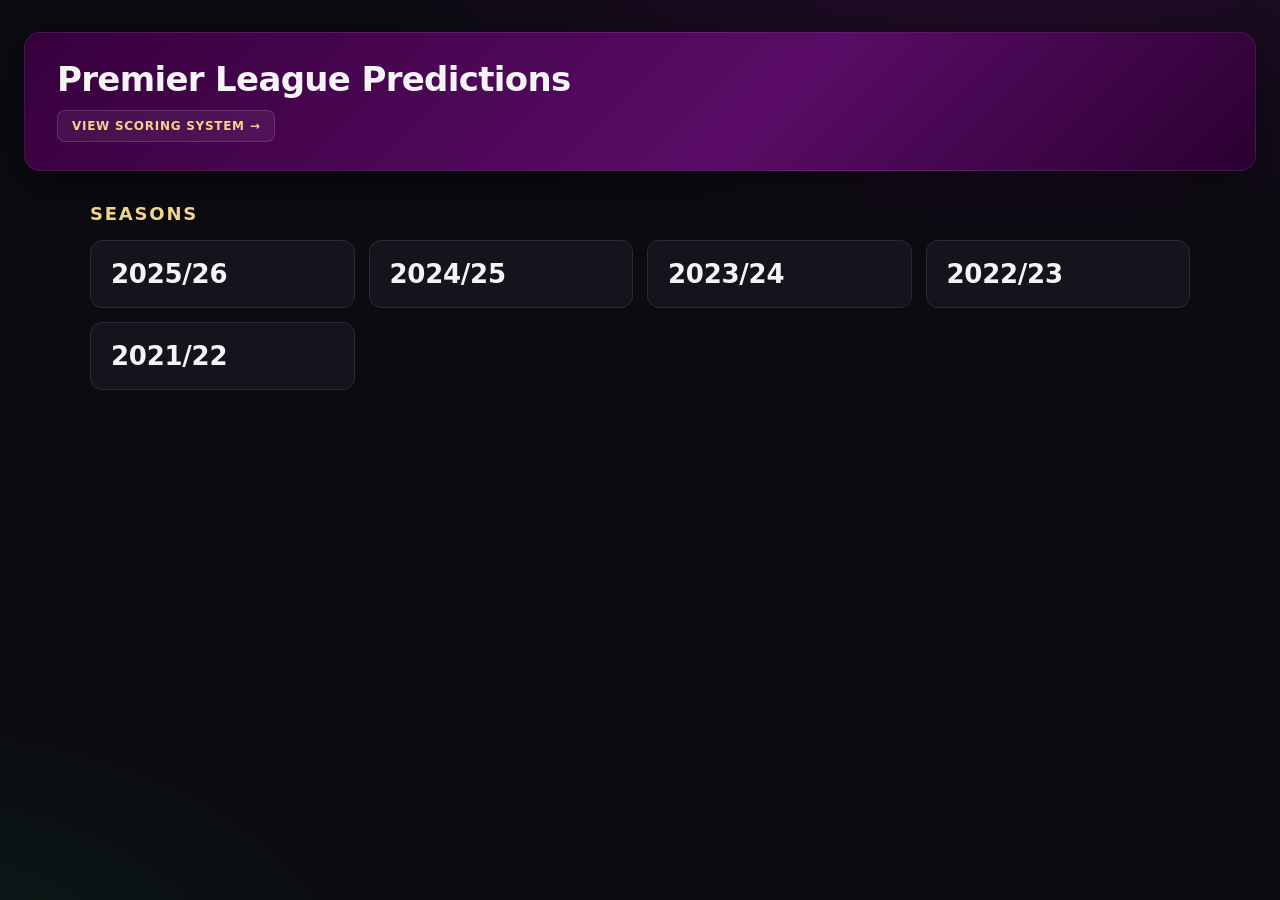
<file: index.html>
<!doctype html>
<html lang="en">
  <head>
    <meta charset="utf-8" />
    <meta name="viewport" content="width=device-width,initial-scale=1" />
    <title>Premier League Predictions — All Seasons</title>
    <link rel="stylesheet" href="assets/styles.css" />
  </head>
  <body>
    <header class="title-block">
      <img class="pl-logo" src="https://upload.wikimedia.org/wikipedia/en/f/f2/Premier_League_Logo.svg" alt="Premier League" onerror="this.remove()" />
      <div class="title-text">
        <h1>Premier League Predictions</h1>
        <a class="scoring-link" href="scoring.html">View scoring system →</a>
      </div>
    </header>

    <section class="season-grid">
      <h2>Seasons</h2>
      <div class="seasons">
        <a class="season-card" href="pages/2025-2026.html"><span class="yr">2025/26</span></a>
        <a class="season-card" href="pages/2024-2025.html"><span class="yr">2024/25</span></a>
        <a class="season-card" href="pages/2023-2024.html"><span class="yr">2023/24</span></a>
        <a class="season-card" href="pages/2022-2023.html"><span class="yr">2022/23</span></a>
        <a class="season-card" href="pages/2021-2022.html"><span class="yr">2021/22</span></a>
      </div>
    </section>
  </body>
</html>
</file>
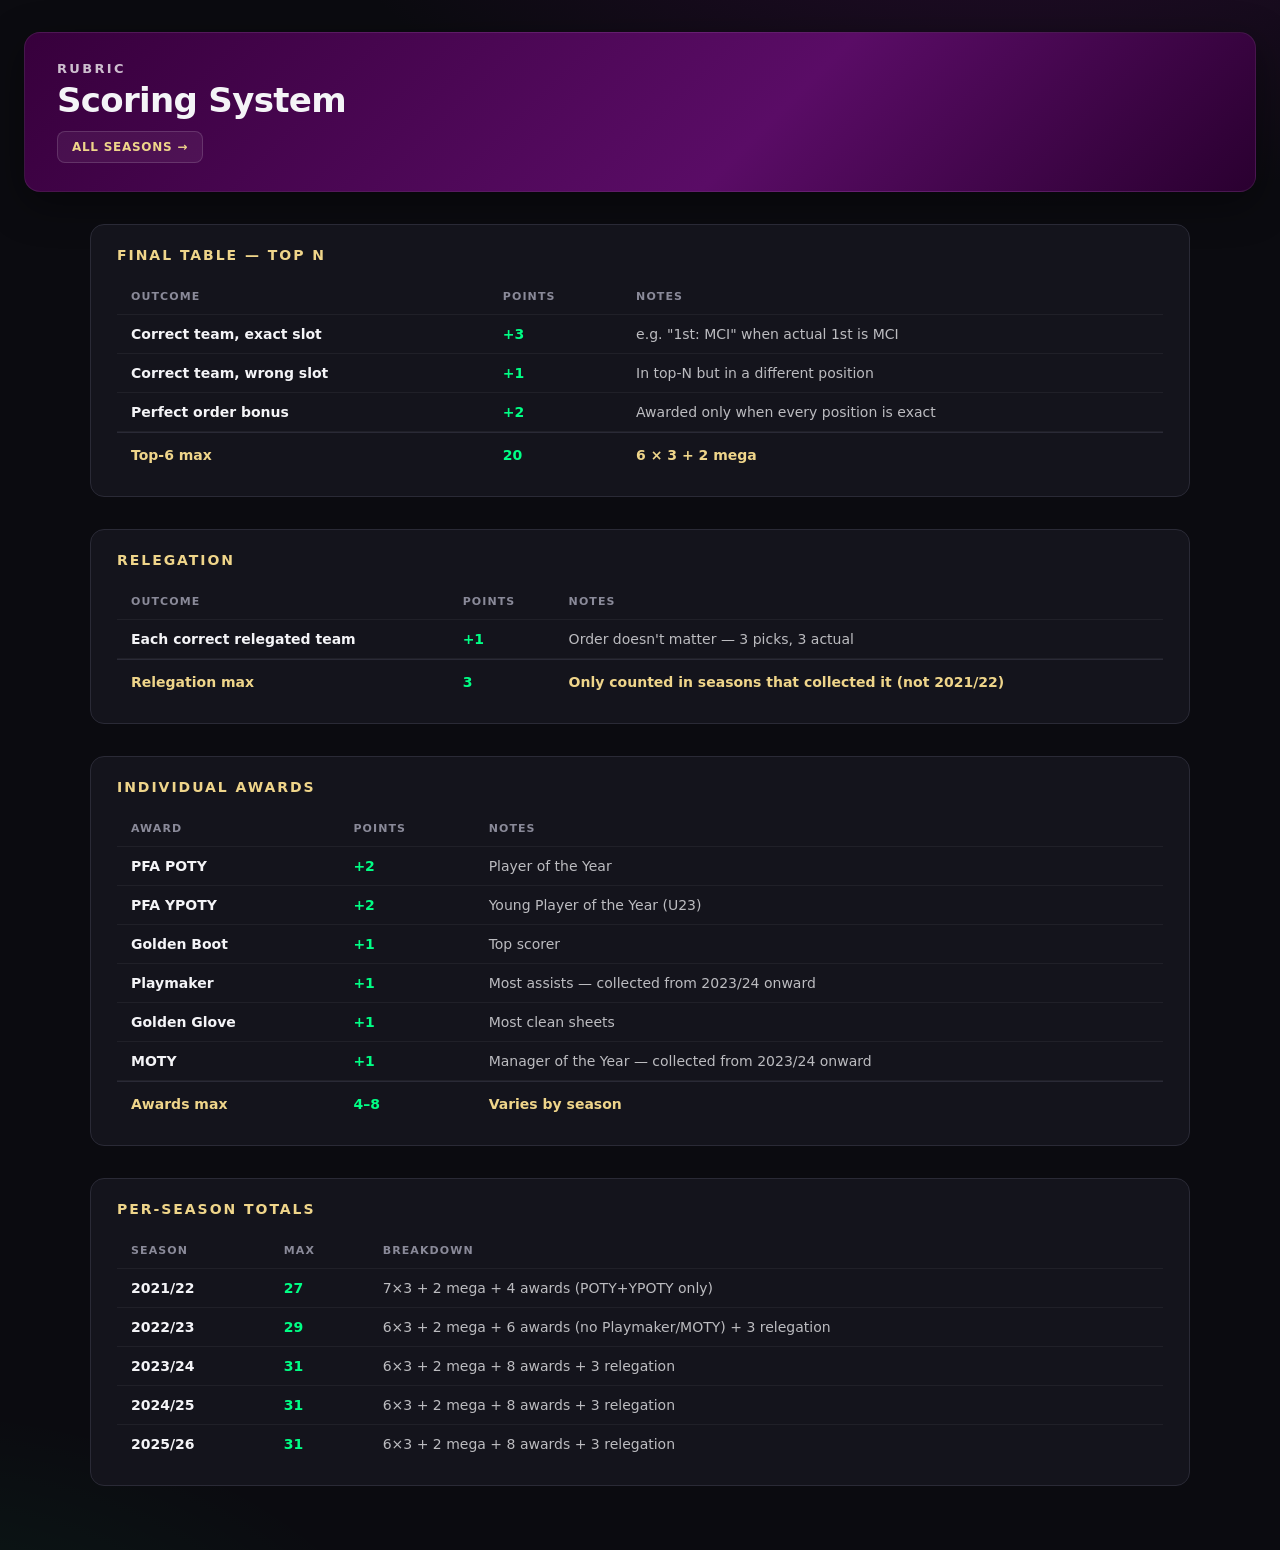
<file: scoring.html>
<!doctype html>
<html lang="en">
  <head>
    <meta charset="utf-8" />
    <meta name="viewport" content="width=device-width,initial-scale=1" />
    <title>Scoring System — Premier League Predictions</title>
    <link rel="stylesheet" href="assets/styles.css" />
  </head>
  <body>
    <header class="title-block">
      <img class="pl-logo" src="https://upload.wikimedia.org/wikipedia/en/f/f2/Premier_League_Logo.svg" alt="Premier League" onerror="this.remove()" />
      <div class="title-text">
        <p class="kicker">Rubric</p>
        <h1>Scoring System</h1>
        <a class="scoring-link" href="index.html">All seasons →</a>
      </div>
    </header>

    <section class="rubric-panel">
      <h2>Final table — Top N</h2>
      <table class="rubric">
        <thead>
          <tr><th>Outcome</th><th>Points</th><th>Notes</th></tr>
        </thead>
        <tbody>
          <tr><td class="cat">Correct team, exact slot</td><td class="pts">+3</td><td class="note">e.g. "1st: MCI" when actual 1st is MCI</td></tr>
          <tr><td class="cat">Correct team, wrong slot</td><td class="pts">+1</td><td class="note">In top-N but in a different position</td></tr>
          <tr><td class="cat">Perfect order bonus</td><td class="pts">+2</td><td class="note">Awarded only when every position is exact</td></tr>
          <tr class="total"><td class="cat">Top-6 max</td><td class="pts">20</td><td class="note">6 × 3 + 2 mega</td></tr>
        </tbody>
      </table>
    </section>

    <section class="rubric-panel">
      <h2>Relegation</h2>
      <table class="rubric">
        <thead>
          <tr><th>Outcome</th><th>Points</th><th>Notes</th></tr>
        </thead>
        <tbody>
          <tr><td class="cat">Each correct relegated team</td><td class="pts">+1</td><td class="note">Order doesn't matter — 3 picks, 3 actual</td></tr>
          <tr class="total"><td class="cat">Relegation max</td><td class="pts">3</td><td class="note">Only counted in seasons that collected it (not 2021/22)</td></tr>
        </tbody>
      </table>
    </section>

    <section class="rubric-panel">
      <h2>Individual awards</h2>
      <table class="rubric">
        <thead>
          <tr><th>Award</th><th>Points</th><th>Notes</th></tr>
        </thead>
        <tbody>
          <tr><td class="cat">PFA POTY</td><td class="pts">+2</td><td class="note">Player of the Year</td></tr>
          <tr><td class="cat">PFA YPOTY</td><td class="pts">+2</td><td class="note">Young Player of the Year (U23)</td></tr>
          <tr><td class="cat">Golden Boot</td><td class="pts">+1</td><td class="note">Top scorer</td></tr>
          <tr><td class="cat">Playmaker</td><td class="pts">+1</td><td class="note">Most assists — collected from 2023/24 onward</td></tr>
          <tr><td class="cat">Golden Glove</td><td class="pts">+1</td><td class="note">Most clean sheets</td></tr>
          <tr><td class="cat">MOTY</td><td class="pts">+1</td><td class="note">Manager of the Year — collected from 2023/24 onward</td></tr>
          <tr class="total"><td class="cat">Awards max</td><td class="pts">4–8</td><td class="note">Varies by season</td></tr>
        </tbody>
      </table>
    </section>

    <section class="rubric-panel">
      <h2>Per-season totals</h2>
      <table class="rubric">
        <thead>
          <tr><th>Season</th><th>Max</th><th>Breakdown</th></tr>
        </thead>
        <tbody>
          <tr><td class="cat">2021/22</td><td class="pts">27</td><td class="note">7×3 + 2 mega + 4 awards (POTY+YPOTY only)</td></tr>
          <tr><td class="cat">2022/23</td><td class="pts">29</td><td class="note">6×3 + 2 mega + 6 awards (no Playmaker/MOTY) + 3 relegation</td></tr>
          <tr><td class="cat">2023/24</td><td class="pts">31</td><td class="note">6×3 + 2 mega + 8 awards + 3 relegation</td></tr>
          <tr><td class="cat">2024/25</td><td class="pts">31</td><td class="note">6×3 + 2 mega + 8 awards + 3 relegation</td></tr>
          <tr><td class="cat">2025/26</td><td class="pts">31</td><td class="note">6×3 + 2 mega + 8 awards + 3 relegation</td></tr>
        </tbody>
      </table>
    </section>
  </body>
</html>
</file>
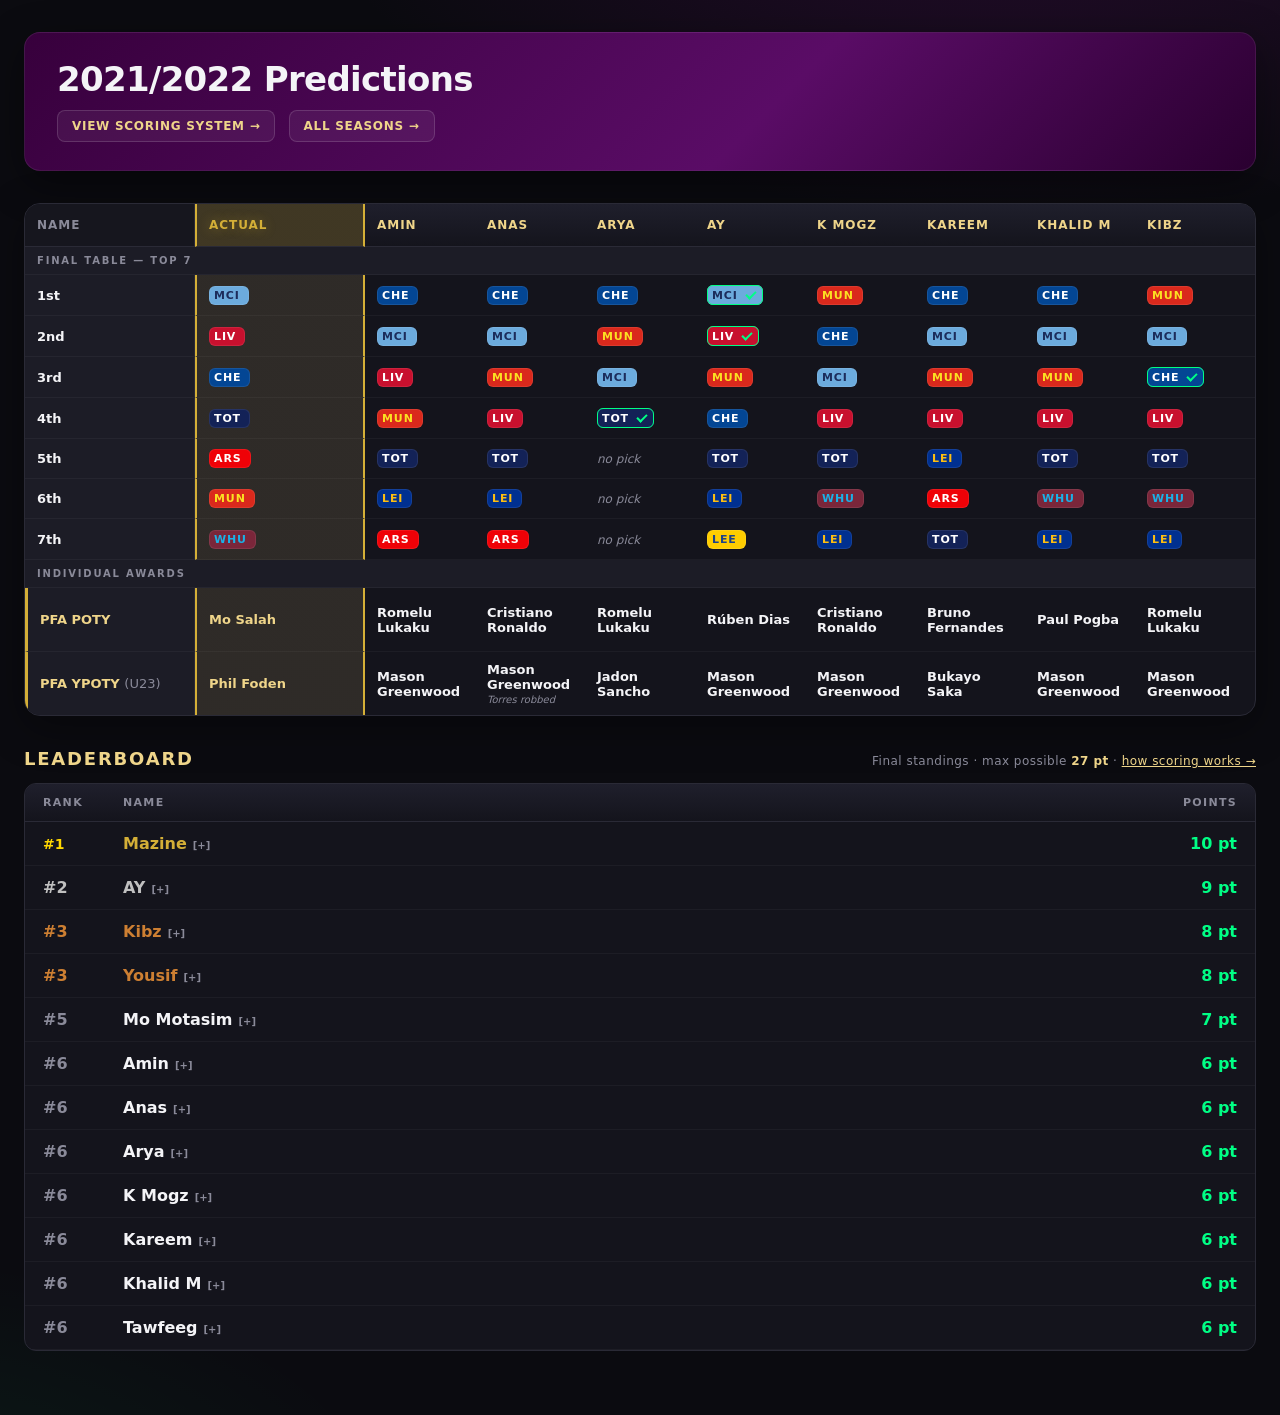
<file: pages/2021-2022.html>
<!doctype html>
<html lang="en">
  <head>
    <meta charset="utf-8" />
    <meta name="viewport" content="width=device-width,initial-scale=1" />
    <title>2021/2022 Predictions — Premier League</title>
    <link rel="stylesheet" href="../assets/styles.css" />
  </head>
  <body>
    <header class="title-block">
      <img class="pl-logo" src="https://upload.wikimedia.org/wikipedia/en/f/f2/Premier_League_Logo.svg" alt="Premier League" onerror="this.remove()" />
      <div class="title-text">
        <h1>2021/2022 Predictions</h1>
        <a class="scoring-link" href="../scoring.html">View scoring system →</a>
        <a class="scoring-link" href="../index.html" style="margin-left:8px">All seasons →</a>
      </div>
    </header>

    <div class="table-wrap"><div class="scroll">
      <table class="predictions">
        <thead>
          <tr>
            <th class="cat-col">Name</th>
            <th class="actual-col">Actual</th>
            <th class="friend">Amin</th>
            <th class="friend">Anas</th>
            <th class="friend">Arya</th>
            <th class="friend">AY</th>
            <th class="friend">K Mogz</th>
            <th class="friend">Kareem</th>
            <th class="friend">Khalid M</th>
            <th class="friend">Kibz</th>
            <th class="friend">Mazine</th>
            <th class="friend">Mo Motasim</th>
            <th class="friend">Tawfeeg</th>
            <th class="friend">Yousif</th>
          </tr>
        </thead>
        <tbody>
          <tr class="section-break"><td class="cat-col" colspan="14">Final Table — Top 7</td></tr>

          <tr>
            <td class="cat-col">1st</td>
            <td class="actual-col"><span class="pill t-MCI" title="Manchester City"><img class="crest" src="https://a.espncdn.com/i/teamlogos/soccer/500/382.png" alt="" onerror="this.remove()" />MCI</span></td>
            <td><span class="pill t-CHE" title="Chelsea"><img class="crest" src="https://a.espncdn.com/i/teamlogos/soccer/500/363.png" alt="" onerror="this.remove()" />CHE</span></td>
            <td><span class="pill t-CHE" title="Chelsea"><img class="crest" src="https://a.espncdn.com/i/teamlogos/soccer/500/363.png" alt="" onerror="this.remove()" />CHE</span></td>
            <td><span class="pill t-CHE" title="Chelsea"><img class="crest" src="https://a.espncdn.com/i/teamlogos/soccer/500/363.png" alt="" onerror="this.remove()" />CHE</span></td>
            <td><span class="pill t-MCI" title="Manchester City"><img class="crest" src="https://a.espncdn.com/i/teamlogos/soccer/500/382.png" alt="" onerror="this.remove()" />MCI</span></td>
            <td><span class="pill t-MUN" title="Manchester United"><img class="crest" src="https://a.espncdn.com/i/teamlogos/soccer/500/360.png" alt="" onerror="this.remove()" />MUN</span></td>
            <td><span class="pill t-CHE" title="Chelsea"><img class="crest" src="https://a.espncdn.com/i/teamlogos/soccer/500/363.png" alt="" onerror="this.remove()" />CHE</span></td>
            <td><span class="pill t-CHE" title="Chelsea"><img class="crest" src="https://a.espncdn.com/i/teamlogos/soccer/500/363.png" alt="" onerror="this.remove()" />CHE</span></td>
            <td><span class="pill t-MUN" title="Manchester United"><img class="crest" src="https://a.espncdn.com/i/teamlogos/soccer/500/360.png" alt="" onerror="this.remove()" />MUN</span></td>
            <td><span class="pill t-CHE" title="Chelsea"><img class="crest" src="https://a.espncdn.com/i/teamlogos/soccer/500/363.png" alt="" onerror="this.remove()" />CHE</span></td>
            <td><span class="pill t-MCI" title="Manchester City"><img class="crest" src="https://a.espncdn.com/i/teamlogos/soccer/500/382.png" alt="" onerror="this.remove()" />MCI</span></td>
            <td><span class="pill t-CHE" title="Chelsea"><img class="crest" src="https://a.espncdn.com/i/teamlogos/soccer/500/363.png" alt="" onerror="this.remove()" />CHE</span></td>
            <td><span class="pill t-CHE" title="Chelsea"><img class="crest" src="https://a.espncdn.com/i/teamlogos/soccer/500/363.png" alt="" onerror="this.remove()" />CHE</span></td>
          </tr>
          <tr>
            <td class="cat-col">2nd</td>
            <td class="actual-col"><span class="pill t-LIV" title="Liverpool"><img class="crest" src="https://a.espncdn.com/i/teamlogos/soccer/500/364.png" alt="" onerror="this.remove()" />LIV</span></td>
            <td><span class="pill t-MCI" title="Manchester City"><img class="crest" src="https://a.espncdn.com/i/teamlogos/soccer/500/382.png" alt="" onerror="this.remove()" />MCI</span></td>
            <td><span class="pill t-MCI" title="Manchester City"><img class="crest" src="https://a.espncdn.com/i/teamlogos/soccer/500/382.png" alt="" onerror="this.remove()" />MCI</span></td>
            <td><span class="pill t-MUN" title="Manchester United"><img class="crest" src="https://a.espncdn.com/i/teamlogos/soccer/500/360.png" alt="" onerror="this.remove()" />MUN</span></td>
            <td><span class="pill t-LIV" title="Liverpool"><img class="crest" src="https://a.espncdn.com/i/teamlogos/soccer/500/364.png" alt="" onerror="this.remove()" />LIV</span></td>
            <td><span class="pill t-CHE" title="Chelsea"><img class="crest" src="https://a.espncdn.com/i/teamlogos/soccer/500/363.png" alt="" onerror="this.remove()" />CHE</span></td>
            <td><span class="pill t-MCI" title="Manchester City"><img class="crest" src="https://a.espncdn.com/i/teamlogos/soccer/500/382.png" alt="" onerror="this.remove()" />MCI</span></td>
            <td><span class="pill t-MCI" title="Manchester City"><img class="crest" src="https://a.espncdn.com/i/teamlogos/soccer/500/382.png" alt="" onerror="this.remove()" />MCI</span></td>
            <td><span class="pill t-MCI" title="Manchester City"><img class="crest" src="https://a.espncdn.com/i/teamlogos/soccer/500/382.png" alt="" onerror="this.remove()" />MCI</span></td>
            <td><span class="pill t-MUN" title="Manchester United"><img class="crest" src="https://a.espncdn.com/i/teamlogos/soccer/500/360.png" alt="" onerror="this.remove()" />MUN</span></td>
            <td><span class="pill t-CHE" title="Chelsea"><img class="crest" src="https://a.espncdn.com/i/teamlogos/soccer/500/363.png" alt="" onerror="this.remove()" />CHE</span></td>
            <td><span class="pill t-MCI" title="Manchester City"><img class="crest" src="https://a.espncdn.com/i/teamlogos/soccer/500/382.png" alt="" onerror="this.remove()" />MCI</span></td>
            <td><span class="pill t-MCI" title="Manchester City"><img class="crest" src="https://a.espncdn.com/i/teamlogos/soccer/500/382.png" alt="" onerror="this.remove()" />MCI</span></td>
          </tr>
          <tr>
            <td class="cat-col">3rd</td>
            <td class="actual-col"><span class="pill t-CHE" title="Chelsea"><img class="crest" src="https://a.espncdn.com/i/teamlogos/soccer/500/363.png" alt="" onerror="this.remove()" />CHE</span></td>
            <td><span class="pill t-LIV" title="Liverpool"><img class="crest" src="https://a.espncdn.com/i/teamlogos/soccer/500/364.png" alt="" onerror="this.remove()" />LIV</span></td>
            <td><span class="pill t-MUN" title="Manchester United"><img class="crest" src="https://a.espncdn.com/i/teamlogos/soccer/500/360.png" alt="" onerror="this.remove()" />MUN</span></td>
            <td><span class="pill t-MCI" title="Manchester City"><img class="crest" src="https://a.espncdn.com/i/teamlogos/soccer/500/382.png" alt="" onerror="this.remove()" />MCI</span></td>
            <td><span class="pill t-MUN" title="Manchester United"><img class="crest" src="https://a.espncdn.com/i/teamlogos/soccer/500/360.png" alt="" onerror="this.remove()" />MUN</span></td>
            <td><span class="pill t-MCI" title="Manchester City"><img class="crest" src="https://a.espncdn.com/i/teamlogos/soccer/500/382.png" alt="" onerror="this.remove()" />MCI</span></td>
            <td><span class="pill t-MUN" title="Manchester United"><img class="crest" src="https://a.espncdn.com/i/teamlogos/soccer/500/360.png" alt="" onerror="this.remove()" />MUN</span></td>
            <td><span class="pill t-MUN" title="Manchester United"><img class="crest" src="https://a.espncdn.com/i/teamlogos/soccer/500/360.png" alt="" onerror="this.remove()" />MUN</span></td>
            <td><span class="pill t-CHE" title="Chelsea"><img class="crest" src="https://a.espncdn.com/i/teamlogos/soccer/500/363.png" alt="" onerror="this.remove()" />CHE</span></td>
            <td><span class="pill t-MCI" title="Manchester City"><img class="crest" src="https://a.espncdn.com/i/teamlogos/soccer/500/382.png" alt="" onerror="this.remove()" />MCI</span></td>
            <td><span class="pill t-MUN" title="Manchester United"><img class="crest" src="https://a.espncdn.com/i/teamlogos/soccer/500/360.png" alt="" onerror="this.remove()" />MUN</span></td>
            <td><span class="pill t-LIV" title="Liverpool"><img class="crest" src="https://a.espncdn.com/i/teamlogos/soccer/500/364.png" alt="" onerror="this.remove()" />LIV</span></td>
            <td><span class="pill t-MUN" title="Manchester United"><img class="crest" src="https://a.espncdn.com/i/teamlogos/soccer/500/360.png" alt="" onerror="this.remove()" />MUN</span></td>
          </tr>
          <tr>
            <td class="cat-col">4th</td>
            <td class="actual-col"><span class="pill t-TOT" title="Tottenham"><img class="crest" src="https://a.espncdn.com/i/teamlogos/soccer/500/367.png" alt="" onerror="this.remove()" />TOT</span></td>
            <td><span class="pill t-MUN" title="Manchester United"><img class="crest" src="https://a.espncdn.com/i/teamlogos/soccer/500/360.png" alt="" onerror="this.remove()" />MUN</span></td>
            <td><span class="pill t-LIV" title="Liverpool"><img class="crest" src="https://a.espncdn.com/i/teamlogos/soccer/500/364.png" alt="" onerror="this.remove()" />LIV</span></td>
            <td><span class="pill t-TOT" title="Tottenham"><img class="crest" src="https://a.espncdn.com/i/teamlogos/soccer/500/367.png" alt="" onerror="this.remove()" />TOT</span></td>
            <td><span class="pill t-CHE" title="Chelsea"><img class="crest" src="https://a.espncdn.com/i/teamlogos/soccer/500/363.png" alt="" onerror="this.remove()" />CHE</span></td>
            <td><span class="pill t-LIV" title="Liverpool"><img class="crest" src="https://a.espncdn.com/i/teamlogos/soccer/500/364.png" alt="" onerror="this.remove()" />LIV</span></td>
            <td><span class="pill t-LIV" title="Liverpool"><img class="crest" src="https://a.espncdn.com/i/teamlogos/soccer/500/364.png" alt="" onerror="this.remove()" />LIV</span></td>
            <td><span class="pill t-LIV" title="Liverpool"><img class="crest" src="https://a.espncdn.com/i/teamlogos/soccer/500/364.png" alt="" onerror="this.remove()" />LIV</span></td>
            <td><span class="pill t-LIV" title="Liverpool"><img class="crest" src="https://a.espncdn.com/i/teamlogos/soccer/500/364.png" alt="" onerror="this.remove()" />LIV</span></td>
            <td><span class="pill t-LIV" title="Liverpool"><img class="crest" src="https://a.espncdn.com/i/teamlogos/soccer/500/364.png" alt="" onerror="this.remove()" />LIV</span></td>
            <td><span class="pill t-LIV" title="Liverpool"><img class="crest" src="https://a.espncdn.com/i/teamlogos/soccer/500/364.png" alt="" onerror="this.remove()" />LIV</span></td>
            <td><span class="pill t-LIV" title="Liverpool"><img class="crest" src="https://a.espncdn.com/i/teamlogos/soccer/500/364.png" alt="" onerror="this.remove()" />LIV</span></td>
            <td><span class="pill t-LIV" title="Liverpool"><img class="crest" src="https://a.espncdn.com/i/teamlogos/soccer/500/364.png" alt="" onerror="this.remove()" />LIV</span></td>
          </tr>
          <tr>
            <td class="cat-col">5th</td>
            <td class="actual-col"><span class="pill t-ARS" title="Arsenal"><img class="crest" src="https://a.espncdn.com/i/teamlogos/soccer/500/359.png" alt="" onerror="this.remove()" />ARS</span></td>
            <td><span class="pill t-TOT" title="Tottenham"><img class="crest" src="https://a.espncdn.com/i/teamlogos/soccer/500/367.png" alt="" onerror="this.remove()" />TOT</span></td>
            <td><span class="pill t-TOT" title="Tottenham"><img class="crest" src="https://a.espncdn.com/i/teamlogos/soccer/500/367.png" alt="" onerror="this.remove()" />TOT</span></td>
            <td><span class="nopick">no pick</span></td>
            <td><span class="pill t-TOT" title="Tottenham"><img class="crest" src="https://a.espncdn.com/i/teamlogos/soccer/500/367.png" alt="" onerror="this.remove()" />TOT</span></td>
            <td><span class="pill t-TOT" title="Tottenham"><img class="crest" src="https://a.espncdn.com/i/teamlogos/soccer/500/367.png" alt="" onerror="this.remove()" />TOT</span></td>
            <td><span class="pill t-LEI" title="Leicester"><img class="crest" src="https://a.espncdn.com/i/teamlogos/soccer/500/375.png" alt="" onerror="this.remove()" />LEI</span></td>
            <td><span class="pill t-TOT" title="Tottenham"><img class="crest" src="https://a.espncdn.com/i/teamlogos/soccer/500/367.png" alt="" onerror="this.remove()" />TOT</span></td>
            <td><span class="pill t-TOT" title="Tottenham"><img class="crest" src="https://a.espncdn.com/i/teamlogos/soccer/500/367.png" alt="" onerror="this.remove()" />TOT</span></td>
            <td><span class="pill t-TOT" title="Tottenham"><img class="crest" src="https://a.espncdn.com/i/teamlogos/soccer/500/367.png" alt="" onerror="this.remove()" />TOT</span></td>
            <td><span class="pill t-LEI" title="Leicester"><img class="crest" src="https://a.espncdn.com/i/teamlogos/soccer/500/375.png" alt="" onerror="this.remove()" />LEI</span></td>
            <td><span class="pill t-WHU" title="West Ham"><img class="crest" src="https://a.espncdn.com/i/teamlogos/soccer/500/371.png" alt="" onerror="this.remove()" />WHU</span></td>
            <td><span class="pill t-LEI" title="Leicester"><img class="crest" src="https://a.espncdn.com/i/teamlogos/soccer/500/375.png" alt="" onerror="this.remove()" />LEI</span></td>
          </tr>
          <tr>
            <td class="cat-col">6th</td>
            <td class="actual-col"><span class="pill t-MUN" title="Manchester United"><img class="crest" src="https://a.espncdn.com/i/teamlogos/soccer/500/360.png" alt="" onerror="this.remove()" />MUN</span></td>
            <td><span class="pill t-LEI" title="Leicester"><img class="crest" src="https://a.espncdn.com/i/teamlogos/soccer/500/375.png" alt="" onerror="this.remove()" />LEI</span></td>
            <td><span class="pill t-LEI" title="Leicester"><img class="crest" src="https://a.espncdn.com/i/teamlogos/soccer/500/375.png" alt="" onerror="this.remove()" />LEI</span></td>
            <td><span class="nopick">no pick</span></td>
            <td><span class="pill t-LEI" title="Leicester"><img class="crest" src="https://a.espncdn.com/i/teamlogos/soccer/500/375.png" alt="" onerror="this.remove()" />LEI</span></td>
            <td><span class="pill t-WHU" title="West Ham"><img class="crest" src="https://a.espncdn.com/i/teamlogos/soccer/500/371.png" alt="" onerror="this.remove()" />WHU</span></td>
            <td><span class="pill t-ARS" title="Arsenal"><img class="crest" src="https://a.espncdn.com/i/teamlogos/soccer/500/359.png" alt="" onerror="this.remove()" />ARS</span></td>
            <td><span class="pill t-WHU" title="West Ham"><img class="crest" src="https://a.espncdn.com/i/teamlogos/soccer/500/371.png" alt="" onerror="this.remove()" />WHU</span></td>
            <td><span class="pill t-WHU" title="West Ham"><img class="crest" src="https://a.espncdn.com/i/teamlogos/soccer/500/371.png" alt="" onerror="this.remove()" />WHU</span></td>
            <td><span class="pill t-LEI" title="Leicester"><img class="crest" src="https://a.espncdn.com/i/teamlogos/soccer/500/375.png" alt="" onerror="this.remove()" />LEI</span></td>
            <td><span class="pill t-WHU" title="West Ham"><img class="crest" src="https://a.espncdn.com/i/teamlogos/soccer/500/371.png" alt="" onerror="this.remove()" />WHU</span></td>
            <td><span class="pill t-LEI" title="Leicester"><img class="crest" src="https://a.espncdn.com/i/teamlogos/soccer/500/375.png" alt="" onerror="this.remove()" />LEI</span></td>
            <td><span class="pill t-TOT" title="Tottenham"><img class="crest" src="https://a.espncdn.com/i/teamlogos/soccer/500/367.png" alt="" onerror="this.remove()" />TOT</span></td>
          </tr>
          <tr>
            <td class="cat-col">7th</td>
            <td class="actual-col"><span class="pill t-WHU" title="West Ham"><img class="crest" src="https://a.espncdn.com/i/teamlogos/soccer/500/371.png" alt="" onerror="this.remove()" />WHU</span></td>
            <td><span class="pill t-ARS" title="Arsenal"><img class="crest" src="https://a.espncdn.com/i/teamlogos/soccer/500/359.png" alt="" onerror="this.remove()" />ARS</span></td>
            <td><span class="pill t-ARS" title="Arsenal"><img class="crest" src="https://a.espncdn.com/i/teamlogos/soccer/500/359.png" alt="" onerror="this.remove()" />ARS</span></td>
            <td><span class="nopick">no pick</span></td>
            <td><span class="pill t-LEE" title="Leeds"><img class="crest" src="https://a.espncdn.com/i/teamlogos/soccer/500/357.png" alt="" onerror="this.remove()" />LEE</span></td>
            <td><span class="pill t-LEI" title="Leicester"><img class="crest" src="https://a.espncdn.com/i/teamlogos/soccer/500/375.png" alt="" onerror="this.remove()" />LEI</span></td>
            <td><span class="pill t-TOT" title="Tottenham"><img class="crest" src="https://a.espncdn.com/i/teamlogos/soccer/500/367.png" alt="" onerror="this.remove()" />TOT</span></td>
            <td><span class="pill t-LEI" title="Leicester"><img class="crest" src="https://a.espncdn.com/i/teamlogos/soccer/500/375.png" alt="" onerror="this.remove()" />LEI</span></td>
            <td><span class="pill t-LEI" title="Leicester"><img class="crest" src="https://a.espncdn.com/i/teamlogos/soccer/500/375.png" alt="" onerror="this.remove()" />LEI</span></td>
            <td><span class="pill t-WHU" title="West Ham"><img class="crest" src="https://a.espncdn.com/i/teamlogos/soccer/500/371.png" alt="" onerror="this.remove()" />WHU</span></td>
            <td><span class="nopick">no pick</span></td>
            <td><span class="pill t-TOT" title="Tottenham"><img class="crest" src="https://a.espncdn.com/i/teamlogos/soccer/500/367.png" alt="" onerror="this.remove()" />TOT</span></td>
            <td><span class="pill t-WHU" title="West Ham"><img class="crest" src="https://a.espncdn.com/i/teamlogos/soccer/500/371.png" alt="" onerror="this.remove()" />WHU</span></td>
          </tr>

          <tr class="section-break"><td class="cat-col" colspan="14">Individual Awards</td></tr>

          <tr class="award">
            <td class="cat-col">PFA POTY</td>
            <td class="actual-col"><span class="player">Mo Salah</span></td>
            <td><span class="player">Romelu Lukaku</span></td>
            <td><span class="player">Cristiano Ronaldo</span></td>
            <td><span class="player">Romelu Lukaku</span></td>
            <td><span class="player">Rúben Dias</span></td>
            <td><span class="player">Cristiano Ronaldo</span></td>
            <td><span class="player">Bruno Fernandes</span></td>
            <td><span class="player">Paul Pogba</span></td>
            <td><span class="player">Romelu Lukaku</span></td>
            <td><span class="player">Mo Salah</span></td>
            <td><span class="player">Kevin De Bruyne</span></td>
            <td><span class="player">Cristiano Ronaldo <span class="qualifier">submitted as 🐐</span></span></td>
            <td><span class="player">Cristiano Ronaldo</span></td>
          </tr>
          <tr class="award">
            <td class="cat-col">PFA YPOTY <span style="color:var(--muted);font-weight:400">(U23)</span></td>
            <td class="actual-col"><span class="player">Phil Foden</span></td>
            <td><span class="player">Mason Greenwood</span></td>
            <td><span class="player">Mason Greenwood <span class="qualifier">Torres robbed</span></span></td>
            <td><span class="player">Jadon Sancho</span></td>
            <td><span class="player">Mason Greenwood</span></td>
            <td><span class="player">Mason Greenwood</span></td>
            <td><span class="player">Bukayo Saka</span></td>
            <td><span class="player">Mason Greenwood</span></td>
            <td><span class="player">Mason Greenwood</span></td>
            <td><span class="player">Mason Greenwood</span></td>
            <td><span class="player">Mason Greenwood</span></td>
            <td><span class="player">Mason Greenwood</span></td>
            <td><span class="player">Mason Greenwood</span></td>
          </tr>
        </tbody>
      </table>
    </div></div>

    <section class="leaderboard">
      <div class="lb-head">
        <h2>Leaderboard</h2>
        <p class="lb-status">Final standings · max possible <strong>27 pt</strong> · <a href="../scoring.html">how scoring works →</a></p>
      </div>
      <table class="lb-table">
        <thead><tr><th>Rank</th><th>Name</th><th style="text-align:right">Points</th></tr></thead>
        <tbody id="leaderboard-body"></tbody>
      </table>
    </section>

    <script>
      window.SEASON_CONFIG = {
        topN: 7,
        hasReleg: false,
        hasMegaBonus: true,
        awards: [
          { key:'poty',  label:'PFA POTY',  max:2 },
          { key:'ypoty', label:'PFA YPOTY', max:2 },
        ],
        actualResults: {
          topN:  ['MCI','LIV','CHE','TOT','ARS','MUN','WHU'],
          poty:'Mo Salah', ypoty:'Phil Foden',
        },
        predictions: {
          Amin: { topN:['CHE','MCI','LIV','MUN','TOT','LEI','ARS'],  poty:'Romelu Lukaku',     ypoty:'Mason Greenwood' },
          Anas: { topN:['CHE','MCI','MUN','LIV','TOT','LEI','ARS'],  poty:'Cristiano Ronaldo', ypoty:'Mason Greenwood' },
          Arya: { topN:['CHE','MUN','MCI','TOT',null,null,null],     poty:'Romelu Lukaku',     ypoty:'Jadon Sancho' },
          AY: { topN:['MCI','LIV','MUN','CHE','TOT','LEI','LEE'],  poty:'Rúben Dias',        ypoty:'Mason Greenwood' },
          'K Mogz': { topN:['MUN','CHE','MCI','LIV','TOT','WHU','LEI'],  poty:'Cristiano Ronaldo', ypoty:'Mason Greenwood' },
          Kareem: { topN:['CHE','MCI','MUN','LIV','LEI','ARS','TOT'],  poty:'Bruno Fernandes',   ypoty:'Bukayo Saka' },
          'Khalid M': { topN:['CHE','MCI','MUN','LIV','TOT','WHU','LEI'],  poty:'Paul Pogba',        ypoty:'Mason Greenwood' },
          Kibz: { topN:['MUN','MCI','CHE','LIV','TOT','WHU','LEI'],  poty:'Romelu Lukaku',     ypoty:'Mason Greenwood' },
          Mazine: { topN:['CHE','MUN','MCI','LIV','TOT','LEI','WHU'],  poty:'Mo Salah',          ypoty:'Mason Greenwood' },
          'Mo Motasim': { topN:['MCI','CHE','MUN','LIV','LEI','WHU',null],   poty:'Kevin De Bruyne',   ypoty:'Mason Greenwood' },
          Tawfeeg: { topN:['CHE','MCI','LIV','MUN','WHU','LEI','TOT'],  poty:'Cristiano Ronaldo', ypoty:'Mason Greenwood' },
          Yousif: { topN:['CHE','MCI','MUN','LIV','LEI','TOT','WHU'],  poty:'Cristiano Ronaldo', ypoty:'Mason Greenwood' },
        },
      };
    </script>
    <script src="../assets/scoreboard.js"></script>
  </body>
</html>
</file>
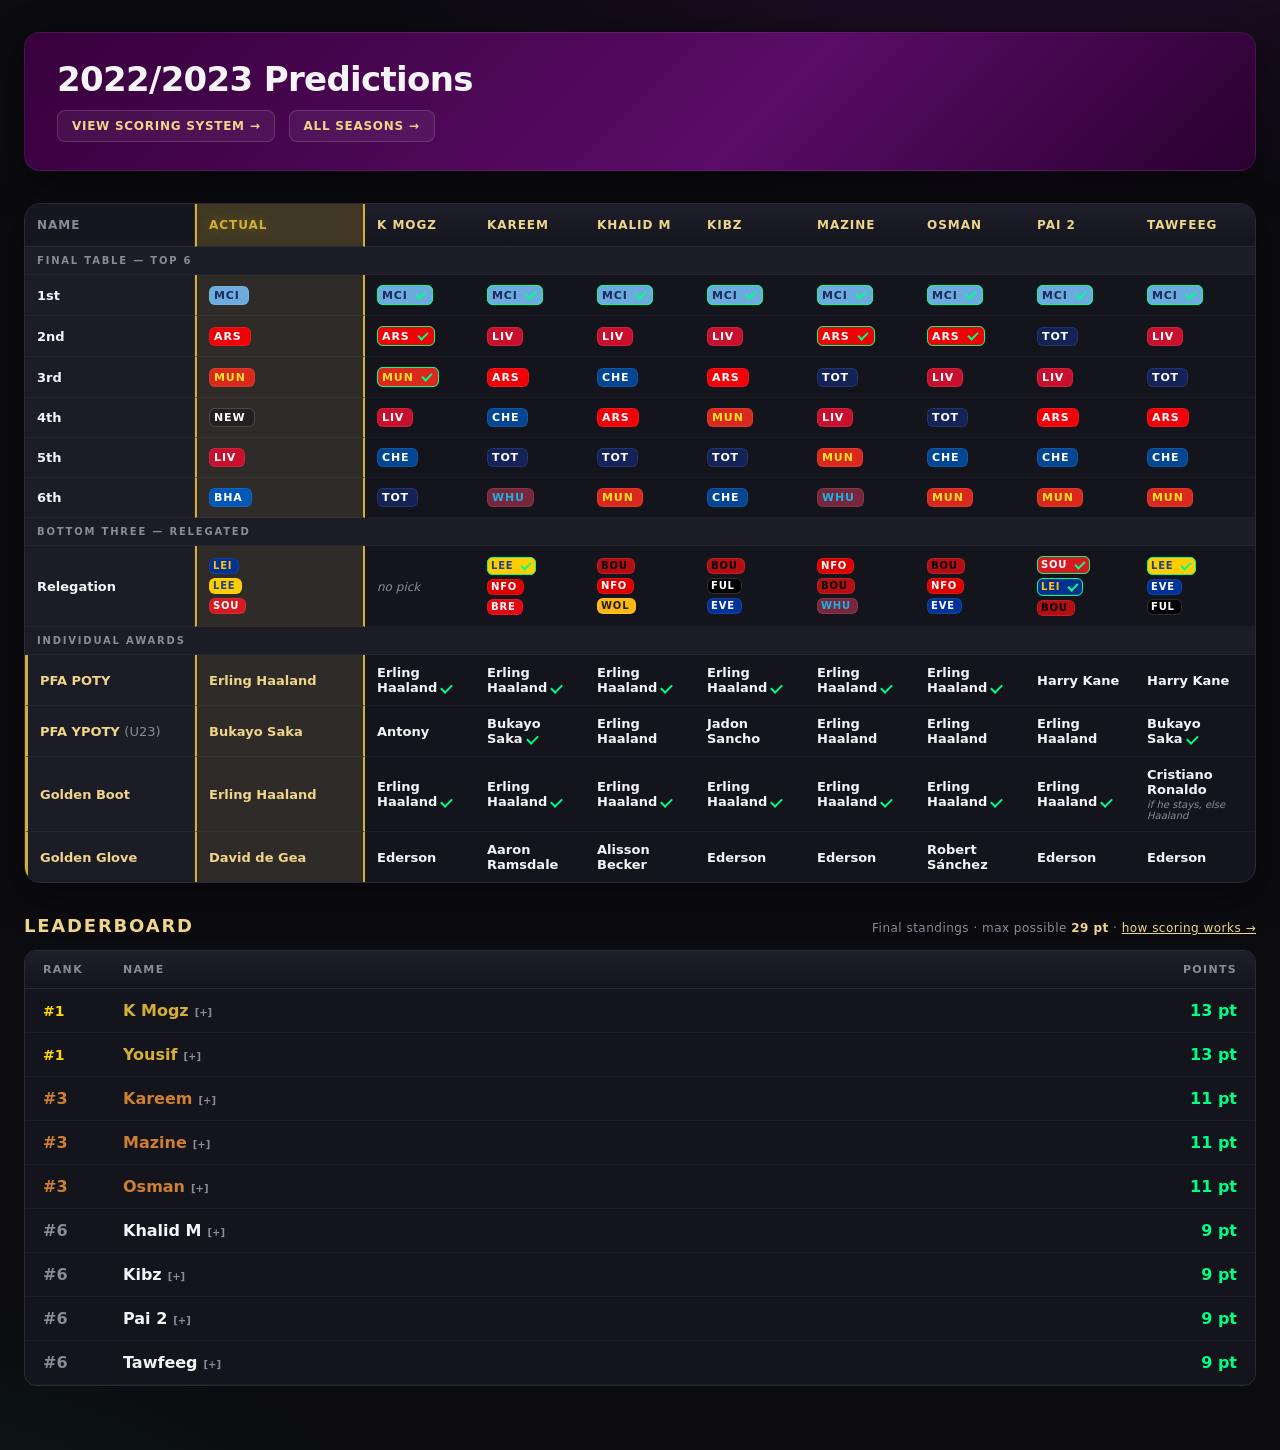
<file: pages/2022-2023.html>
<!doctype html>
<html lang="en">
  <head>
    <meta charset="utf-8" />
    <meta name="viewport" content="width=device-width,initial-scale=1" />
    <title>2022/2023 Predictions — Premier League</title>
    <link rel="stylesheet" href="../assets/styles.css" />
  </head>
  <body>
    <header class="title-block">
      <img class="pl-logo" src="https://upload.wikimedia.org/wikipedia/en/f/f2/Premier_League_Logo.svg" alt="Premier League" onerror="this.remove()" />
      <div class="title-text">
        <h1>2022/2023 Predictions</h1>
        <a class="scoring-link" href="../scoring.html">View scoring system →</a>
        <a class="scoring-link" href="../index.html" style="margin-left:8px">All seasons →</a>
      </div>
    </header>

    <div class="table-wrap"><div class="scroll">
      <table class="predictions">
        <thead>
          <tr>
            <th class="cat-col">Name</th>
            <th class="actual-col">Actual</th>
            <th class="friend">K Mogz</th>
            <th class="friend">Kareem</th>
            <th class="friend">Khalid M</th>
            <th class="friend">Kibz</th>
            <th class="friend">Mazine</th>
            <th class="friend">Osman</th>
            <th class="friend">Pai 2</th>
            <th class="friend">Tawfeeg</th>
            <th class="friend">Yousif</th>
          </tr>
        </thead>
        <tbody>
          <tr class="section-break"><td class="cat-col" colspan="11">Final Table — Top 6</td></tr>

          <tr>
            <td class="cat-col">1st</td>
            <td class="actual-col"><span class="pill t-MCI" title="Manchester City"><img class="crest" src="https://a.espncdn.com/i/teamlogos/soccer/500/382.png" alt="" onerror="this.remove()" />MCI</span></td>
            <td><span class="pill t-MCI" title="Manchester City"><img class="crest" src="https://a.espncdn.com/i/teamlogos/soccer/500/382.png" alt="" onerror="this.remove()" />MCI</span></td>
            <td><span class="pill t-MCI" title="Manchester City"><img class="crest" src="https://a.espncdn.com/i/teamlogos/soccer/500/382.png" alt="" onerror="this.remove()" />MCI</span></td>
            <td><span class="pill t-MCI" title="Manchester City"><img class="crest" src="https://a.espncdn.com/i/teamlogos/soccer/500/382.png" alt="" onerror="this.remove()" />MCI</span></td>
            <td><span class="pill t-MCI" title="Manchester City"><img class="crest" src="https://a.espncdn.com/i/teamlogos/soccer/500/382.png" alt="" onerror="this.remove()" />MCI</span></td>
            <td><span class="pill t-MCI" title="Manchester City"><img class="crest" src="https://a.espncdn.com/i/teamlogos/soccer/500/382.png" alt="" onerror="this.remove()" />MCI</span></td>
            <td><span class="pill t-MCI" title="Manchester City"><img class="crest" src="https://a.espncdn.com/i/teamlogos/soccer/500/382.png" alt="" onerror="this.remove()" />MCI</span></td>
            <td><span class="pill t-MCI" title="Manchester City"><img class="crest" src="https://a.espncdn.com/i/teamlogos/soccer/500/382.png" alt="" onerror="this.remove()" />MCI</span></td>
            <td><span class="pill t-MCI" title="Manchester City"><img class="crest" src="https://a.espncdn.com/i/teamlogos/soccer/500/382.png" alt="" onerror="this.remove()" />MCI</span></td>
            <td><span class="pill t-MCI" title="Manchester City"><img class="crest" src="https://a.espncdn.com/i/teamlogos/soccer/500/382.png" alt="" onerror="this.remove()" />MCI</span></td>
          </tr>
          <tr>
            <td class="cat-col">2nd</td>
            <td class="actual-col"><span class="pill t-ARS" title="Arsenal"><img class="crest" src="https://a.espncdn.com/i/teamlogos/soccer/500/359.png" alt="" onerror="this.remove()" />ARS</span></td>
            <td><span class="pill t-ARS" title="Arsenal"><img class="crest" src="https://a.espncdn.com/i/teamlogos/soccer/500/359.png" alt="" onerror="this.remove()" />ARS</span></td>
            <td><span class="pill t-LIV" title="Liverpool"><img class="crest" src="https://a.espncdn.com/i/teamlogos/soccer/500/364.png" alt="" onerror="this.remove()" />LIV</span></td>
            <td><span class="pill t-LIV" title="Liverpool"><img class="crest" src="https://a.espncdn.com/i/teamlogos/soccer/500/364.png" alt="" onerror="this.remove()" />LIV</span></td>
            <td><span class="pill t-LIV" title="Liverpool"><img class="crest" src="https://a.espncdn.com/i/teamlogos/soccer/500/364.png" alt="" onerror="this.remove()" />LIV</span></td>
            <td><span class="pill t-ARS" title="Arsenal"><img class="crest" src="https://a.espncdn.com/i/teamlogos/soccer/500/359.png" alt="" onerror="this.remove()" />ARS</span></td>
            <td><span class="pill t-ARS" title="Arsenal"><img class="crest" src="https://a.espncdn.com/i/teamlogos/soccer/500/359.png" alt="" onerror="this.remove()" />ARS</span></td>
            <td><span class="pill t-TOT" title="Tottenham"><img class="crest" src="https://a.espncdn.com/i/teamlogos/soccer/500/367.png" alt="" onerror="this.remove()" />TOT</span></td>
            <td><span class="pill t-LIV" title="Liverpool"><img class="crest" src="https://a.espncdn.com/i/teamlogos/soccer/500/364.png" alt="" onerror="this.remove()" />LIV</span></td>
            <td><span class="pill t-ARS" title="Arsenal"><img class="crest" src="https://a.espncdn.com/i/teamlogos/soccer/500/359.png" alt="" onerror="this.remove()" />ARS</span></td>
          </tr>
          <tr>
            <td class="cat-col">3rd</td>
            <td class="actual-col"><span class="pill t-MUN" title="Manchester United"><img class="crest" src="https://a.espncdn.com/i/teamlogos/soccer/500/360.png" alt="" onerror="this.remove()" />MUN</span></td>
            <td><span class="pill t-MUN" title="Manchester United"><img class="crest" src="https://a.espncdn.com/i/teamlogos/soccer/500/360.png" alt="" onerror="this.remove()" />MUN</span></td>
            <td><span class="pill t-ARS" title="Arsenal"><img class="crest" src="https://a.espncdn.com/i/teamlogos/soccer/500/359.png" alt="" onerror="this.remove()" />ARS</span></td>
            <td><span class="pill t-CHE" title="Chelsea"><img class="crest" src="https://a.espncdn.com/i/teamlogos/soccer/500/363.png" alt="" onerror="this.remove()" />CHE</span></td>
            <td><span class="pill t-ARS" title="Arsenal"><img class="crest" src="https://a.espncdn.com/i/teamlogos/soccer/500/359.png" alt="" onerror="this.remove()" />ARS</span></td>
            <td><span class="pill t-TOT" title="Tottenham"><img class="crest" src="https://a.espncdn.com/i/teamlogos/soccer/500/367.png" alt="" onerror="this.remove()" />TOT</span></td>
            <td><span class="pill t-LIV" title="Liverpool"><img class="crest" src="https://a.espncdn.com/i/teamlogos/soccer/500/364.png" alt="" onerror="this.remove()" />LIV</span></td>
            <td><span class="pill t-LIV" title="Liverpool"><img class="crest" src="https://a.espncdn.com/i/teamlogos/soccer/500/364.png" alt="" onerror="this.remove()" />LIV</span></td>
            <td><span class="pill t-TOT" title="Tottenham"><img class="crest" src="https://a.espncdn.com/i/teamlogos/soccer/500/367.png" alt="" onerror="this.remove()" />TOT</span></td>
            <td><span class="pill t-MUN" title="Manchester United"><img class="crest" src="https://a.espncdn.com/i/teamlogos/soccer/500/360.png" alt="" onerror="this.remove()" />MUN</span></td>
          </tr>
          <tr>
            <td class="cat-col">4th</td>
            <td class="actual-col"><span class="pill t-NEW" title="Newcastle"><img class="crest" src="https://a.espncdn.com/i/teamlogos/soccer/500/361.png" alt="" onerror="this.remove()" />NEW</span></td>
            <td><span class="pill t-LIV" title="Liverpool"><img class="crest" src="https://a.espncdn.com/i/teamlogos/soccer/500/364.png" alt="" onerror="this.remove()" />LIV</span></td>
            <td><span class="pill t-CHE" title="Chelsea"><img class="crest" src="https://a.espncdn.com/i/teamlogos/soccer/500/363.png" alt="" onerror="this.remove()" />CHE</span></td>
            <td><span class="pill t-ARS" title="Arsenal"><img class="crest" src="https://a.espncdn.com/i/teamlogos/soccer/500/359.png" alt="" onerror="this.remove()" />ARS</span></td>
            <td><span class="pill t-MUN" title="Manchester United"><img class="crest" src="https://a.espncdn.com/i/teamlogos/soccer/500/360.png" alt="" onerror="this.remove()" />MUN</span></td>
            <td><span class="pill t-LIV" title="Liverpool"><img class="crest" src="https://a.espncdn.com/i/teamlogos/soccer/500/364.png" alt="" onerror="this.remove()" />LIV</span></td>
            <td><span class="pill t-TOT" title="Tottenham"><img class="crest" src="https://a.espncdn.com/i/teamlogos/soccer/500/367.png" alt="" onerror="this.remove()" />TOT</span></td>
            <td><span class="pill t-ARS" title="Arsenal"><img class="crest" src="https://a.espncdn.com/i/teamlogos/soccer/500/359.png" alt="" onerror="this.remove()" />ARS</span></td>
            <td><span class="pill t-ARS" title="Arsenal"><img class="crest" src="https://a.espncdn.com/i/teamlogos/soccer/500/359.png" alt="" onerror="this.remove()" />ARS</span></td>
            <td><span class="pill t-LIV" title="Liverpool"><img class="crest" src="https://a.espncdn.com/i/teamlogos/soccer/500/364.png" alt="" onerror="this.remove()" />LIV</span></td>
          </tr>
          <tr>
            <td class="cat-col">5th</td>
            <td class="actual-col"><span class="pill t-LIV" title="Liverpool"><img class="crest" src="https://a.espncdn.com/i/teamlogos/soccer/500/364.png" alt="" onerror="this.remove()" />LIV</span></td>
            <td><span class="pill t-CHE" title="Chelsea"><img class="crest" src="https://a.espncdn.com/i/teamlogos/soccer/500/363.png" alt="" onerror="this.remove()" />CHE</span></td>
            <td><span class="pill t-TOT" title="Tottenham"><img class="crest" src="https://a.espncdn.com/i/teamlogos/soccer/500/367.png" alt="" onerror="this.remove()" />TOT</span></td>
            <td><span class="pill t-TOT" title="Tottenham"><img class="crest" src="https://a.espncdn.com/i/teamlogos/soccer/500/367.png" alt="" onerror="this.remove()" />TOT</span></td>
            <td><span class="pill t-TOT" title="Tottenham"><img class="crest" src="https://a.espncdn.com/i/teamlogos/soccer/500/367.png" alt="" onerror="this.remove()" />TOT</span></td>
            <td><span class="pill t-MUN" title="Manchester United"><img class="crest" src="https://a.espncdn.com/i/teamlogos/soccer/500/360.png" alt="" onerror="this.remove()" />MUN</span></td>
            <td><span class="pill t-CHE" title="Chelsea"><img class="crest" src="https://a.espncdn.com/i/teamlogos/soccer/500/363.png" alt="" onerror="this.remove()" />CHE</span></td>
            <td><span class="pill t-CHE" title="Chelsea"><img class="crest" src="https://a.espncdn.com/i/teamlogos/soccer/500/363.png" alt="" onerror="this.remove()" />CHE</span></td>
            <td><span class="pill t-CHE" title="Chelsea"><img class="crest" src="https://a.espncdn.com/i/teamlogos/soccer/500/363.png" alt="" onerror="this.remove()" />CHE</span></td>
            <td><span class="pill t-TOT" title="Tottenham"><img class="crest" src="https://a.espncdn.com/i/teamlogos/soccer/500/367.png" alt="" onerror="this.remove()" />TOT</span></td>
          </tr>
          <tr>
            <td class="cat-col">6th</td>
            <td class="actual-col"><span class="pill t-BHA" title="Brighton"><img class="crest" src="https://a.espncdn.com/i/teamlogos/soccer/500/331.png" alt="" onerror="this.remove()" />BHA</span></td>
            <td><span class="pill t-TOT" title="Tottenham"><img class="crest" src="https://a.espncdn.com/i/teamlogos/soccer/500/367.png" alt="" onerror="this.remove()" />TOT</span></td>
            <td><span class="pill t-WHU" title="West Ham"><img class="crest" src="https://a.espncdn.com/i/teamlogos/soccer/500/371.png" alt="" onerror="this.remove()" />WHU</span></td>
            <td><span class="pill t-MUN" title="Manchester United"><img class="crest" src="https://a.espncdn.com/i/teamlogos/soccer/500/360.png" alt="" onerror="this.remove()" />MUN</span></td>
            <td><span class="pill t-CHE" title="Chelsea"><img class="crest" src="https://a.espncdn.com/i/teamlogos/soccer/500/363.png" alt="" onerror="this.remove()" />CHE</span></td>
            <td><span class="pill t-WHU" title="West Ham"><img class="crest" src="https://a.espncdn.com/i/teamlogos/soccer/500/371.png" alt="" onerror="this.remove()" />WHU</span></td>
            <td><span class="pill t-MUN" title="Manchester United"><img class="crest" src="https://a.espncdn.com/i/teamlogos/soccer/500/360.png" alt="" onerror="this.remove()" />MUN</span></td>
            <td><span class="pill t-MUN" title="Manchester United"><img class="crest" src="https://a.espncdn.com/i/teamlogos/soccer/500/360.png" alt="" onerror="this.remove()" />MUN</span></td>
            <td><span class="pill t-MUN" title="Manchester United"><img class="crest" src="https://a.espncdn.com/i/teamlogos/soccer/500/360.png" alt="" onerror="this.remove()" />MUN</span></td>
            <td><span class="pill t-CHE" title="Chelsea"><img class="crest" src="https://a.espncdn.com/i/teamlogos/soccer/500/363.png" alt="" onerror="this.remove()" />CHE</span></td>
          </tr>

          <tr class="section-break"><td class="cat-col" colspan="11">Bottom Three — Relegated</td></tr>

          <tr>
            <td class="cat-col">Relegation</td>
            <td class="actual-col"><div class="relegation-stack">
              <span class="pill sm t-LEI" title="Leicester"><img class="crest" src="https://a.espncdn.com/i/teamlogos/soccer/500/375.png" alt="" onerror="this.remove()" />LEI</span>
              <span class="pill sm t-LEE" title="Leeds"><img class="crest" src="https://a.espncdn.com/i/teamlogos/soccer/500/357.png" alt="" onerror="this.remove()" />LEE</span>
              <span class="pill sm t-SOU" title="Southampton"><img class="crest" src="https://a.espncdn.com/i/teamlogos/soccer/500/376.png" alt="" onerror="this.remove()" />SOU</span>
            </div></td>
            <td><span class="nopick">no pick</span></td>
            <td><div class="relegation-stack">
              <span class="pill sm t-LEE" title="Leeds"><img class="crest" src="https://a.espncdn.com/i/teamlogos/soccer/500/357.png" alt="" onerror="this.remove()" />LEE</span>
              <span class="pill sm t-NFO" title="Nottingham Forest"><img class="crest" src="https://a.espncdn.com/i/teamlogos/soccer/500/393.png" alt="" onerror="this.remove()" />NFO</span>
              <span class="pill sm t-BRE" title="Brentford"><img class="crest" src="https://a.espncdn.com/i/teamlogos/soccer/500/337.png" alt="" onerror="this.remove()" />BRE</span>
            </div></td>
            <td><div class="relegation-stack">
              <span class="pill sm t-BOU" title="Bournemouth"><img class="crest" src="https://a.espncdn.com/i/teamlogos/soccer/500/349.png" alt="" onerror="this.remove()" />BOU</span>
              <span class="pill sm t-NFO" title="Nottingham Forest"><img class="crest" src="https://a.espncdn.com/i/teamlogos/soccer/500/393.png" alt="" onerror="this.remove()" />NFO</span>
              <span class="pill sm t-WOL" title="Wolves"><img class="crest" src="https://a.espncdn.com/i/teamlogos/soccer/500/380.png" alt="" onerror="this.remove()" />WOL</span>
            </div></td>
            <td><div class="relegation-stack">
              <span class="pill sm t-BOU" title="Bournemouth"><img class="crest" src="https://a.espncdn.com/i/teamlogos/soccer/500/349.png" alt="" onerror="this.remove()" />BOU</span>
              <span class="pill sm t-FUL" title="Fulham"><img class="crest" src="https://a.espncdn.com/i/teamlogos/soccer/500/368.png" alt="" onerror="this.remove()" />FUL</span>
              <span class="pill sm t-EVE" title="Everton"><img class="crest" src="https://a.espncdn.com/i/teamlogos/soccer/500/365.png" alt="" onerror="this.remove()" />EVE</span>
            </div></td>
            <td><div class="relegation-stack">
              <span class="pill sm t-NFO" title="Nottingham Forest"><img class="crest" src="https://a.espncdn.com/i/teamlogos/soccer/500/393.png" alt="" onerror="this.remove()" />NFO</span>
              <span class="pill sm t-BOU" title="Bournemouth"><img class="crest" src="https://a.espncdn.com/i/teamlogos/soccer/500/349.png" alt="" onerror="this.remove()" />BOU</span>
              <span class="pill sm t-WHU" title="West Ham"><img class="crest" src="https://a.espncdn.com/i/teamlogos/soccer/500/371.png" alt="" onerror="this.remove()" />WHU</span>
            </div></td>
            <td><div class="relegation-stack">
              <span class="pill sm t-BOU" title="Bournemouth"><img class="crest" src="https://a.espncdn.com/i/teamlogos/soccer/500/349.png" alt="" onerror="this.remove()" />BOU</span>
              <span class="pill sm t-NFO" title="Nottingham Forest"><img class="crest" src="https://a.espncdn.com/i/teamlogos/soccer/500/393.png" alt="" onerror="this.remove()" />NFO</span>
              <span class="pill sm t-EVE" title="Everton"><img class="crest" src="https://a.espncdn.com/i/teamlogos/soccer/500/365.png" alt="" onerror="this.remove()" />EVE</span>
            </div></td>
            <td><div class="relegation-stack">
              <span class="pill sm t-SOU" title="Southampton"><img class="crest" src="https://a.espncdn.com/i/teamlogos/soccer/500/376.png" alt="" onerror="this.remove()" />SOU</span>
              <span class="pill sm t-LEI" title="Leicester"><img class="crest" src="https://a.espncdn.com/i/teamlogos/soccer/500/375.png" alt="" onerror="this.remove()" />LEI</span>
              <span class="pill sm t-BOU" title="Bournemouth"><img class="crest" src="https://a.espncdn.com/i/teamlogos/soccer/500/349.png" alt="" onerror="this.remove()" />BOU</span>
            </div></td>
            <td><div class="relegation-stack">
              <span class="pill sm t-LEE" title="Leeds"><img class="crest" src="https://a.espncdn.com/i/teamlogos/soccer/500/357.png" alt="" onerror="this.remove()" />LEE</span>
              <span class="pill sm t-EVE" title="Everton"><img class="crest" src="https://a.espncdn.com/i/teamlogos/soccer/500/365.png" alt="" onerror="this.remove()" />EVE</span>
              <span class="pill sm t-FUL" title="Fulham"><img class="crest" src="https://a.espncdn.com/i/teamlogos/soccer/500/368.png" alt="" onerror="this.remove()" />FUL</span>
            </div></td>
            <td><span class="nopick">no pick</span></td>
          </tr>

          <tr class="section-break"><td class="cat-col" colspan="11">Individual Awards</td></tr>

          <tr class="award">
            <td class="cat-col">PFA POTY</td>
            <td class="actual-col"><span class="player">Erling Haaland</span></td>
            <td><span class="player">Erling Haaland</span></td>
            <td><span class="player">Erling Haaland</span></td>
            <td><span class="player">Erling Haaland</span></td>
            <td><span class="player">Erling Haaland</span></td>
            <td><span class="player">Erling Haaland</span></td>
            <td><span class="player">Erling Haaland</span></td>
            <td><span class="player">Harry Kane</span></td>
            <td><span class="player">Harry Kane</span></td>
            <td><span class="player">Erling Haaland</span></td>
          </tr>
          <tr class="award">
            <td class="cat-col">PFA YPOTY <span style="color:var(--muted);font-weight:400">(U23)</span></td>
            <td class="actual-col"><span class="player">Bukayo Saka</span></td>
            <td><span class="player">Antony</span></td>
            <td><span class="player">Bukayo Saka</span></td>
            <td><span class="player">Erling Haaland</span></td>
            <td><span class="player">Jadon Sancho</span></td>
            <td><span class="player">Erling Haaland</span></td>
            <td><span class="player">Erling Haaland</span></td>
            <td><span class="player">Erling Haaland</span></td>
            <td><span class="player">Bukayo Saka</span></td>
            <td><span class="player">Erling Haaland</span></td>
          </tr>
          <tr class="award">
            <td class="cat-col">Golden Boot</td>
            <td class="actual-col"><span class="player">Erling Haaland</span></td>
            <td><span class="player">Erling Haaland</span></td>
            <td><span class="player">Erling Haaland</span></td>
            <td><span class="player">Erling Haaland</span></td>
            <td><span class="player">Erling Haaland</span></td>
            <td><span class="player">Erling Haaland</span></td>
            <td><span class="player">Erling Haaland</span></td>
            <td><span class="player">Erling Haaland</span></td>
            <td><span class="player">Cristiano Ronaldo <span class="qualifier">if he stays, else Haaland</span></span></td>
            <td><span class="player">Erling Haaland</span></td>
          </tr>
          <tr class="award">
            <td class="cat-col">Golden Glove</td>
            <td class="actual-col"><span class="player">David de Gea</span></td>
            <td><span class="player">Ederson</span></td>
            <td><span class="player">Aaron Ramsdale</span></td>
            <td><span class="player">Alisson Becker</span></td>
            <td><span class="player">Ederson</span></td>
            <td><span class="player">Ederson</span></td>
            <td><span class="player">Robert Sánchez</span></td>
            <td><span class="player">Ederson</span></td>
            <td><span class="player">Ederson</span></td>
            <td><span class="player">Ederson</span></td>
          </tr>
        </tbody>
      </table>
    </div></div>

    <section class="leaderboard">
      <div class="lb-head">
        <h2>Leaderboard</h2>
        <p class="lb-status">Final standings · max possible <strong>29 pt</strong> · <a href="../scoring.html">how scoring works →</a></p>
      </div>
      <table class="lb-table">
        <thead><tr><th>Rank</th><th>Name</th><th style="text-align:right">Points</th></tr></thead>
        <tbody id="leaderboard-body"></tbody>
      </table>
    </section>

    <script>
      window.SEASON_CONFIG = {
        topN: 6,
        hasReleg: true,
        hasMegaBonus: true,
        awards: [
          { key:'poty',  label:'PFA POTY',     max:2 },
          { key:'ypoty', label:'PFA YPOTY',    max:2 },
          { key:'gb',    label:'Golden Boot',  max:1 },
          { key:'gg',    label:'Golden Glove', max:1 },
        ],
        actualResults: {
          topN:  ['MCI','ARS','MUN','NEW','LIV','BHA'],
          releg: ['LEI','LEE','SOU'],
          poty:'Erling Haaland', ypoty:'Bukayo Saka', gb:'Erling Haaland', gg:'David de Gea',
        },
        predictions: {
          'K Mogz': { topN:['MCI','ARS','MUN','LIV','CHE','TOT'], releg:null,                poty:'Erling Haaland', ypoty:'Antony',          gb:'Erling Haaland',     gg:'Ederson' },
          Kareem: { topN:['MCI','LIV','ARS','CHE','TOT','WHU'], releg:['LEE','NFO','BRE'], poty:'Erling Haaland', ypoty:'Bukayo Saka',     gb:'Erling Haaland',     gg:'Aaron Ramsdale' },
          'Khalid M': { topN:['MCI','LIV','CHE','ARS','TOT','MUN'], releg:['BOU','NFO','WOL'], poty:'Erling Haaland', ypoty:'Erling Haaland',  gb:'Erling Haaland',     gg:'Alisson Becker' },
          Kibz: { topN:['MCI','LIV','ARS','MUN','TOT','CHE'], releg:['BOU','FUL','EVE'], poty:'Erling Haaland', ypoty:'Jadon Sancho',    gb:'Erling Haaland',     gg:'Ederson' },
          Mazine: { topN:['MCI','ARS','TOT','LIV','MUN','WHU'], releg:['NFO','BOU','WHU'], poty:'Erling Haaland', ypoty:'Erling Haaland',  gb:'Erling Haaland',     gg:'Ederson' },
          Osman: { topN:['MCI','ARS','LIV','TOT','CHE','MUN'], releg:['BOU','NFO','EVE'], poty:'Erling Haaland', ypoty:'Erling Haaland',  gb:'Erling Haaland',     gg:'Robert Sánchez' },
          'Pai 2': { topN:['MCI','TOT','LIV','ARS','CHE','MUN'], releg:['SOU','LEI','BOU'], poty:'Harry Kane',      ypoty:'Erling Haaland',  gb:'Erling Haaland',     gg:'Ederson' },
          Tawfeeg: { topN:['MCI','LIV','TOT','ARS','CHE','MUN'], releg:['LEE','EVE','FUL'], poty:'Harry Kane',      ypoty:'Bukayo Saka',     gb:'Cristiano Ronaldo',  gg:'Ederson' },
          Yousif: { topN:['MCI','ARS','MUN','LIV','TOT','CHE'], releg:null,                poty:'Erling Haaland', ypoty:'Erling Haaland',  gb:'Erling Haaland',     gg:'Ederson' },
        },
      };
    </script>
    <script src="../assets/scoreboard.js"></script>
  </body>
</html>
</file>
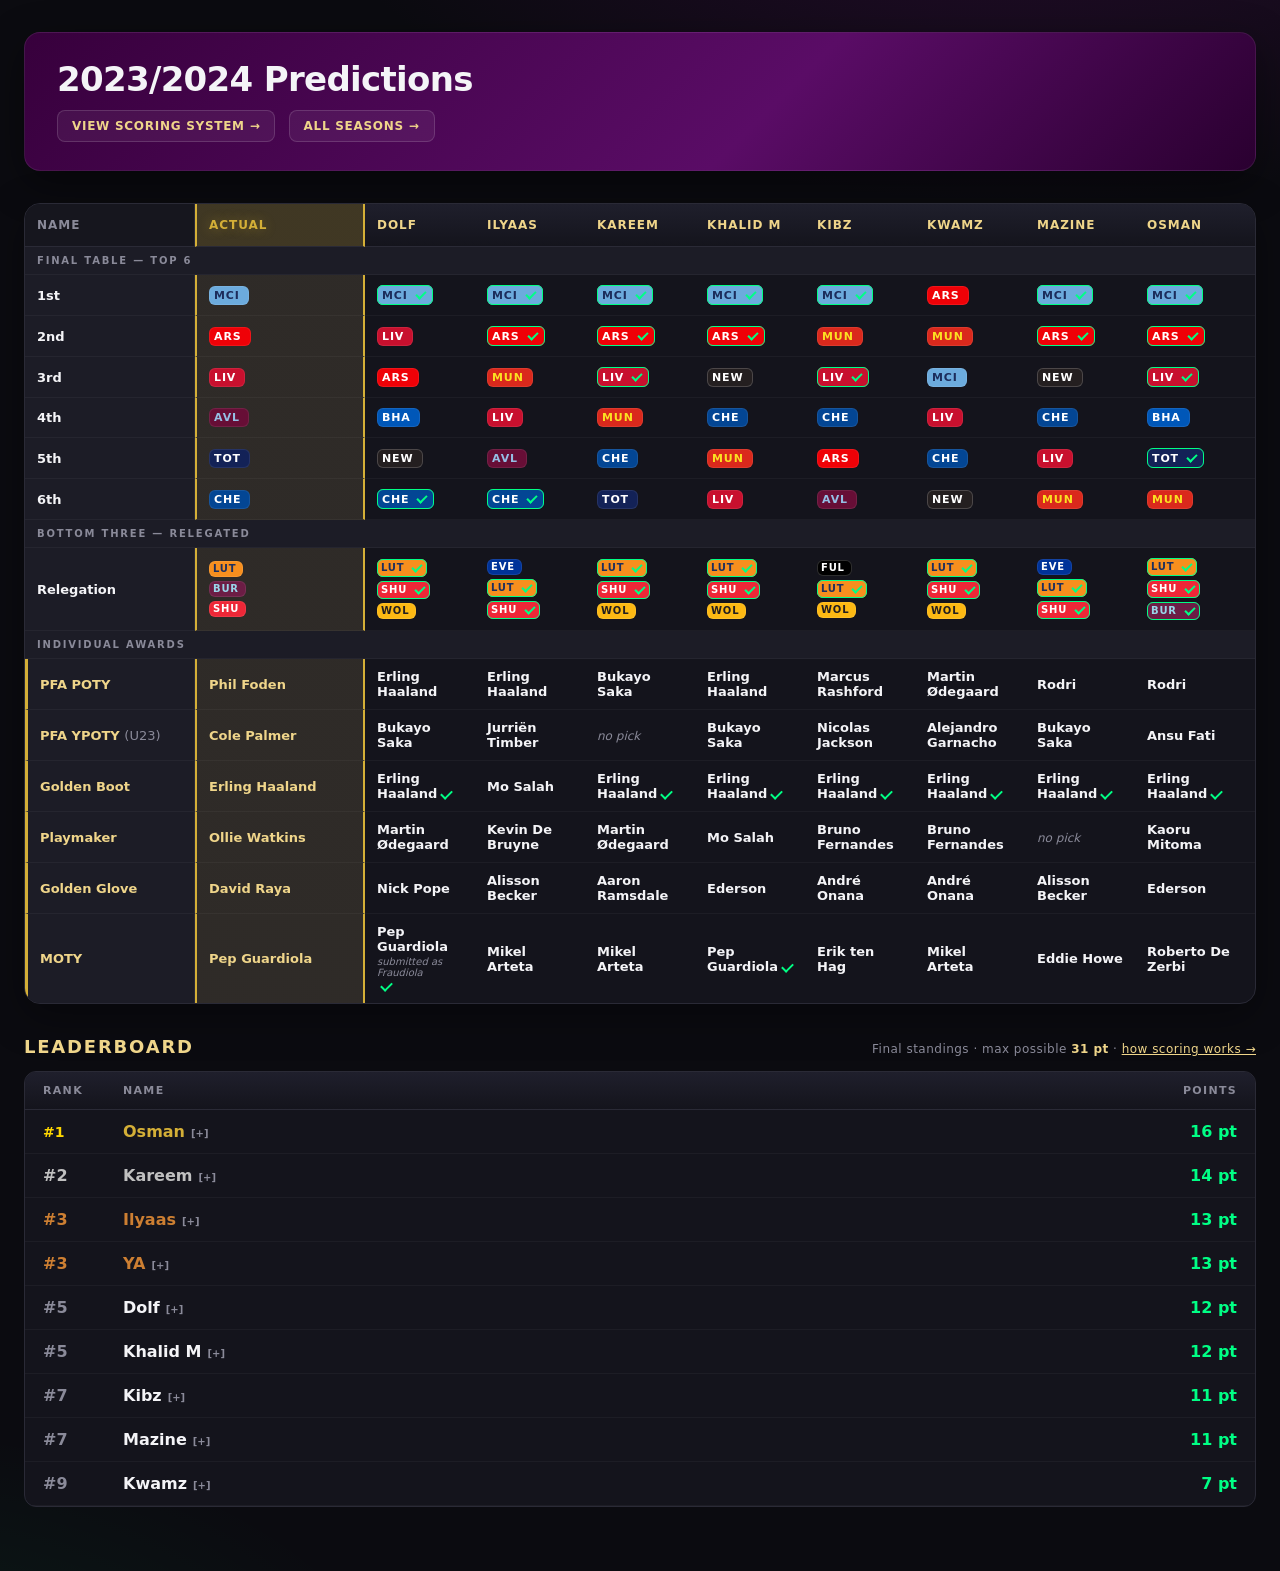
<file: pages/2023-2024.html>
<!doctype html>
<html lang="en">
  <head>
    <meta charset="utf-8" />
    <meta name="viewport" content="width=device-width,initial-scale=1" />
    <title>2023/2024 Predictions — Premier League</title>
    <link rel="stylesheet" href="../assets/styles.css" />
  </head>
  <body>
    <header class="title-block">
      <img class="pl-logo" src="https://upload.wikimedia.org/wikipedia/en/f/f2/Premier_League_Logo.svg" alt="Premier League" onerror="this.remove()" />
      <div class="title-text">
        <h1>2023/2024 Predictions</h1>
        <a class="scoring-link" href="../scoring.html">View scoring system →</a>
        <a class="scoring-link" href="../index.html" style="margin-left:8px">All seasons →</a>
      </div>
    </header>

    <div class="table-wrap"><div class="scroll">
      <table class="predictions">
        <thead>
          <tr>
            <th class="cat-col">Name</th>
            <th class="actual-col">Actual</th>
            <th class="friend">Dolf</th>
            <th class="friend">Ilyaas</th>
            <th class="friend">Kareem</th>
            <th class="friend">Khalid M</th>
            <th class="friend">Kibz</th>
            <th class="friend">Kwamz</th>
            <th class="friend">Mazine</th>
            <th class="friend">Osman</th>
            <th class="friend">YA</th>
          </tr>
        </thead>
        <tbody>
          <tr class="section-break"><td class="cat-col" colspan="11">Final Table — Top 6</td></tr>

          <tr>
            <td class="cat-col">1st</td>
            <td class="actual-col"><span class="pill t-MCI" title="Manchester City"><img class="crest" src="https://a.espncdn.com/i/teamlogos/soccer/500/382.png" alt="" onerror="this.remove()" />MCI</span></td>
            <td><span class="pill t-MCI" title="Manchester City"><img class="crest" src="https://a.espncdn.com/i/teamlogos/soccer/500/382.png" alt="" onerror="this.remove()" />MCI</span></td>
            <td><span class="pill t-MCI" title="Manchester City"><img class="crest" src="https://a.espncdn.com/i/teamlogos/soccer/500/382.png" alt="" onerror="this.remove()" />MCI</span></td>
            <td><span class="pill t-MCI" title="Manchester City"><img class="crest" src="https://a.espncdn.com/i/teamlogos/soccer/500/382.png" alt="" onerror="this.remove()" />MCI</span></td>
            <td><span class="pill t-MCI" title="Manchester City"><img class="crest" src="https://a.espncdn.com/i/teamlogos/soccer/500/382.png" alt="" onerror="this.remove()" />MCI</span></td>
            <td><span class="pill t-MCI" title="Manchester City"><img class="crest" src="https://a.espncdn.com/i/teamlogos/soccer/500/382.png" alt="" onerror="this.remove()" />MCI</span></td>
            <td><span class="pill t-ARS" title="Arsenal"><img class="crest" src="https://a.espncdn.com/i/teamlogos/soccer/500/359.png" alt="" onerror="this.remove()" />ARS</span></td>
            <td><span class="pill t-MCI" title="Manchester City"><img class="crest" src="https://a.espncdn.com/i/teamlogos/soccer/500/382.png" alt="" onerror="this.remove()" />MCI</span></td>
            <td><span class="pill t-MCI" title="Manchester City"><img class="crest" src="https://a.espncdn.com/i/teamlogos/soccer/500/382.png" alt="" onerror="this.remove()" />MCI</span></td>
            <td><span class="pill t-MCI" title="Manchester City"><img class="crest" src="https://a.espncdn.com/i/teamlogos/soccer/500/382.png" alt="" onerror="this.remove()" />MCI</span></td>
          </tr>
          <tr>
            <td class="cat-col">2nd</td>
            <td class="actual-col"><span class="pill t-ARS" title="Arsenal"><img class="crest" src="https://a.espncdn.com/i/teamlogos/soccer/500/359.png" alt="" onerror="this.remove()" />ARS</span></td>
            <td><span class="pill t-LIV" title="Liverpool"><img class="crest" src="https://a.espncdn.com/i/teamlogos/soccer/500/364.png" alt="" onerror="this.remove()" />LIV</span></td>
            <td><span class="pill t-ARS" title="Arsenal"><img class="crest" src="https://a.espncdn.com/i/teamlogos/soccer/500/359.png" alt="" onerror="this.remove()" />ARS</span></td>
            <td><span class="pill t-ARS" title="Arsenal"><img class="crest" src="https://a.espncdn.com/i/teamlogos/soccer/500/359.png" alt="" onerror="this.remove()" />ARS</span></td>
            <td><span class="pill t-ARS" title="Arsenal"><img class="crest" src="https://a.espncdn.com/i/teamlogos/soccer/500/359.png" alt="" onerror="this.remove()" />ARS</span></td>
            <td><span class="pill t-MUN" title="Manchester United"><img class="crest" src="https://a.espncdn.com/i/teamlogos/soccer/500/360.png" alt="" onerror="this.remove()" />MUN</span></td>
            <td><span class="pill t-MUN" title="Manchester United"><img class="crest" src="https://a.espncdn.com/i/teamlogos/soccer/500/360.png" alt="" onerror="this.remove()" />MUN</span></td>
            <td><span class="pill t-ARS" title="Arsenal"><img class="crest" src="https://a.espncdn.com/i/teamlogos/soccer/500/359.png" alt="" onerror="this.remove()" />ARS</span></td>
            <td><span class="pill t-ARS" title="Arsenal"><img class="crest" src="https://a.espncdn.com/i/teamlogos/soccer/500/359.png" alt="" onerror="this.remove()" />ARS</span></td>
            <td><span class="pill t-ARS" title="Arsenal"><img class="crest" src="https://a.espncdn.com/i/teamlogos/soccer/500/359.png" alt="" onerror="this.remove()" />ARS</span></td>
          </tr>
          <tr>
            <td class="cat-col">3rd</td>
            <td class="actual-col"><span class="pill t-LIV" title="Liverpool"><img class="crest" src="https://a.espncdn.com/i/teamlogos/soccer/500/364.png" alt="" onerror="this.remove()" />LIV</span></td>
            <td><span class="pill t-ARS" title="Arsenal"><img class="crest" src="https://a.espncdn.com/i/teamlogos/soccer/500/359.png" alt="" onerror="this.remove()" />ARS</span></td>
            <td><span class="pill t-MUN" title="Manchester United"><img class="crest" src="https://a.espncdn.com/i/teamlogos/soccer/500/360.png" alt="" onerror="this.remove()" />MUN</span></td>
            <td><span class="pill t-LIV" title="Liverpool"><img class="crest" src="https://a.espncdn.com/i/teamlogos/soccer/500/364.png" alt="" onerror="this.remove()" />LIV</span></td>
            <td><span class="pill t-NEW" title="Newcastle"><img class="crest" src="https://a.espncdn.com/i/teamlogos/soccer/500/361.png" alt="" onerror="this.remove()" />NEW</span></td>
            <td><span class="pill t-LIV" title="Liverpool"><img class="crest" src="https://a.espncdn.com/i/teamlogos/soccer/500/364.png" alt="" onerror="this.remove()" />LIV</span></td>
            <td><span class="pill t-MCI" title="Manchester City"><img class="crest" src="https://a.espncdn.com/i/teamlogos/soccer/500/382.png" alt="" onerror="this.remove()" />MCI</span></td>
            <td><span class="pill t-NEW" title="Newcastle"><img class="crest" src="https://a.espncdn.com/i/teamlogos/soccer/500/361.png" alt="" onerror="this.remove()" />NEW</span></td>
            <td><span class="pill t-LIV" title="Liverpool"><img class="crest" src="https://a.espncdn.com/i/teamlogos/soccer/500/364.png" alt="" onerror="this.remove()" />LIV</span></td>
            <td><span class="pill t-LIV" title="Liverpool"><img class="crest" src="https://a.espncdn.com/i/teamlogos/soccer/500/364.png" alt="" onerror="this.remove()" />LIV</span></td>
          </tr>
          <tr>
            <td class="cat-col">4th</td>
            <td class="actual-col"><span class="pill t-AVL" title="Aston Villa"><img class="crest" src="https://a.espncdn.com/i/teamlogos/soccer/500/362.png" alt="" onerror="this.remove()" />AVL</span></td>
            <td><span class="pill t-BHA" title="Brighton"><img class="crest" src="https://a.espncdn.com/i/teamlogos/soccer/500/331.png" alt="" onerror="this.remove()" />BHA</span></td>
            <td><span class="pill t-LIV" title="Liverpool"><img class="crest" src="https://a.espncdn.com/i/teamlogos/soccer/500/364.png" alt="" onerror="this.remove()" />LIV</span></td>
            <td><span class="pill t-MUN" title="Manchester United"><img class="crest" src="https://a.espncdn.com/i/teamlogos/soccer/500/360.png" alt="" onerror="this.remove()" />MUN</span></td>
            <td><span class="pill t-CHE" title="Chelsea"><img class="crest" src="https://a.espncdn.com/i/teamlogos/soccer/500/363.png" alt="" onerror="this.remove()" />CHE</span></td>
            <td><span class="pill t-CHE" title="Chelsea"><img class="crest" src="https://a.espncdn.com/i/teamlogos/soccer/500/363.png" alt="" onerror="this.remove()" />CHE</span></td>
            <td><span class="pill t-LIV" title="Liverpool"><img class="crest" src="https://a.espncdn.com/i/teamlogos/soccer/500/364.png" alt="" onerror="this.remove()" />LIV</span></td>
            <td><span class="pill t-CHE" title="Chelsea"><img class="crest" src="https://a.espncdn.com/i/teamlogos/soccer/500/363.png" alt="" onerror="this.remove()" />CHE</span></td>
            <td><span class="pill t-BHA" title="Brighton"><img class="crest" src="https://a.espncdn.com/i/teamlogos/soccer/500/331.png" alt="" onerror="this.remove()" />BHA</span></td>
            <td><span class="pill t-CHE" title="Chelsea"><img class="crest" src="https://a.espncdn.com/i/teamlogos/soccer/500/363.png" alt="" onerror="this.remove()" />CHE</span></td>
          </tr>
          <tr>
            <td class="cat-col">5th</td>
            <td class="actual-col"><span class="pill t-TOT" title="Tottenham"><img class="crest" src="https://a.espncdn.com/i/teamlogos/soccer/500/367.png" alt="" onerror="this.remove()" />TOT</span></td>
            <td><span class="pill t-NEW" title="Newcastle"><img class="crest" src="https://a.espncdn.com/i/teamlogos/soccer/500/361.png" alt="" onerror="this.remove()" />NEW</span></td>
            <td><span class="pill t-AVL" title="Aston Villa"><img class="crest" src="https://a.espncdn.com/i/teamlogos/soccer/500/362.png" alt="" onerror="this.remove()" />AVL</span></td>
            <td><span class="pill t-CHE" title="Chelsea"><img class="crest" src="https://a.espncdn.com/i/teamlogos/soccer/500/363.png" alt="" onerror="this.remove()" />CHE</span></td>
            <td><span class="pill t-MUN" title="Manchester United"><img class="crest" src="https://a.espncdn.com/i/teamlogos/soccer/500/360.png" alt="" onerror="this.remove()" />MUN</span></td>
            <td><span class="pill t-ARS" title="Arsenal"><img class="crest" src="https://a.espncdn.com/i/teamlogos/soccer/500/359.png" alt="" onerror="this.remove()" />ARS</span></td>
            <td><span class="pill t-CHE" title="Chelsea"><img class="crest" src="https://a.espncdn.com/i/teamlogos/soccer/500/363.png" alt="" onerror="this.remove()" />CHE</span></td>
            <td><span class="pill t-LIV" title="Liverpool"><img class="crest" src="https://a.espncdn.com/i/teamlogos/soccer/500/364.png" alt="" onerror="this.remove()" />LIV</span></td>
            <td><span class="pill t-TOT" title="Tottenham"><img class="crest" src="https://a.espncdn.com/i/teamlogos/soccer/500/367.png" alt="" onerror="this.remove()" />TOT</span></td>
            <td><span class="pill t-MUN" title="Manchester United"><img class="crest" src="https://a.espncdn.com/i/teamlogos/soccer/500/360.png" alt="" onerror="this.remove()" />MUN</span></td>
          </tr>
          <tr>
            <td class="cat-col">6th</td>
            <td class="actual-col"><span class="pill t-CHE" title="Chelsea"><img class="crest" src="https://a.espncdn.com/i/teamlogos/soccer/500/363.png" alt="" onerror="this.remove()" />CHE</span></td>
            <td><span class="pill t-CHE" title="Chelsea"><img class="crest" src="https://a.espncdn.com/i/teamlogos/soccer/500/363.png" alt="" onerror="this.remove()" />CHE</span></td>
            <td><span class="pill t-CHE" title="Chelsea"><img class="crest" src="https://a.espncdn.com/i/teamlogos/soccer/500/363.png" alt="" onerror="this.remove()" />CHE</span></td>
            <td><span class="pill t-TOT" title="Tottenham"><img class="crest" src="https://a.espncdn.com/i/teamlogos/soccer/500/367.png" alt="" onerror="this.remove()" />TOT</span></td>
            <td><span class="pill t-LIV" title="Liverpool"><img class="crest" src="https://a.espncdn.com/i/teamlogos/soccer/500/364.png" alt="" onerror="this.remove()" />LIV</span></td>
            <td><span class="pill t-AVL" title="Aston Villa"><img class="crest" src="https://a.espncdn.com/i/teamlogos/soccer/500/362.png" alt="" onerror="this.remove()" />AVL</span></td>
            <td><span class="pill t-NEW" title="Newcastle"><img class="crest" src="https://a.espncdn.com/i/teamlogos/soccer/500/361.png" alt="" onerror="this.remove()" />NEW</span></td>
            <td><span class="pill t-MUN" title="Manchester United"><img class="crest" src="https://a.espncdn.com/i/teamlogos/soccer/500/360.png" alt="" onerror="this.remove()" />MUN</span></td>
            <td><span class="pill t-MUN" title="Manchester United"><img class="crest" src="https://a.espncdn.com/i/teamlogos/soccer/500/360.png" alt="" onerror="this.remove()" />MUN</span></td>
            <td><span class="pill t-NEW" title="Newcastle"><img class="crest" src="https://a.espncdn.com/i/teamlogos/soccer/500/361.png" alt="" onerror="this.remove()" />NEW</span></td>
          </tr>

          <tr class="section-break"><td class="cat-col" colspan="11">Bottom Three — Relegated</td></tr>

          <tr>
            <td class="cat-col">Relegation</td>
            <td class="actual-col"><div class="relegation-stack">
              <span class="pill sm t-LUT" title="Luton"><img class="crest" src="https://a.espncdn.com/i/teamlogos/soccer/500/398.png" alt="" onerror="this.remove()" />LUT</span>
              <span class="pill sm t-BUR" title="Burnley"><img class="crest" src="https://a.espncdn.com/i/teamlogos/soccer/500/379.png" alt="" onerror="this.remove()" />BUR</span>
              <span class="pill sm t-SHU" title="Sheffield United"><img class="crest" src="https://a.espncdn.com/i/teamlogos/soccer/500/392.png" alt="" onerror="this.remove()" />SHU</span>
            </div></td>
            <td><div class="relegation-stack">
              <span class="pill sm t-LUT" title="Luton"><img class="crest" src="https://a.espncdn.com/i/teamlogos/soccer/500/398.png" alt="" onerror="this.remove()" />LUT</span>
              <span class="pill sm t-SHU" title="Sheffield United"><img class="crest" src="https://a.espncdn.com/i/teamlogos/soccer/500/392.png" alt="" onerror="this.remove()" />SHU</span>
              <span class="pill sm t-WOL" title="Wolves"><img class="crest" src="https://a.espncdn.com/i/teamlogos/soccer/500/380.png" alt="" onerror="this.remove()" />WOL</span>
            </div></td>
            <td><div class="relegation-stack">
              <span class="pill sm t-EVE" title="Everton"><img class="crest" src="https://a.espncdn.com/i/teamlogos/soccer/500/365.png" alt="" onerror="this.remove()" />EVE</span>
              <span class="pill sm t-LUT" title="Luton"><img class="crest" src="https://a.espncdn.com/i/teamlogos/soccer/500/398.png" alt="" onerror="this.remove()" />LUT</span>
              <span class="pill sm t-SHU" title="Sheffield United"><img class="crest" src="https://a.espncdn.com/i/teamlogos/soccer/500/392.png" alt="" onerror="this.remove()" />SHU</span>
            </div></td>
            <td><div class="relegation-stack">
              <span class="pill sm t-LUT" title="Luton"><img class="crest" src="https://a.espncdn.com/i/teamlogos/soccer/500/398.png" alt="" onerror="this.remove()" />LUT</span>
              <span class="pill sm t-SHU" title="Sheffield United"><img class="crest" src="https://a.espncdn.com/i/teamlogos/soccer/500/392.png" alt="" onerror="this.remove()" />SHU</span>
              <span class="pill sm t-WOL" title="Wolves"><img class="crest" src="https://a.espncdn.com/i/teamlogos/soccer/500/380.png" alt="" onerror="this.remove()" />WOL</span>
            </div></td>
            <td><div class="relegation-stack">
              <span class="pill sm t-LUT" title="Luton"><img class="crest" src="https://a.espncdn.com/i/teamlogos/soccer/500/398.png" alt="" onerror="this.remove()" />LUT</span>
              <span class="pill sm t-SHU" title="Sheffield United"><img class="crest" src="https://a.espncdn.com/i/teamlogos/soccer/500/392.png" alt="" onerror="this.remove()" />SHU</span>
              <span class="pill sm t-WOL" title="Wolves"><img class="crest" src="https://a.espncdn.com/i/teamlogos/soccer/500/380.png" alt="" onerror="this.remove()" />WOL</span>
            </div></td>
            <td><div class="relegation-stack">
              <span class="pill sm t-FUL" title="Fulham"><img class="crest" src="https://a.espncdn.com/i/teamlogos/soccer/500/368.png" alt="" onerror="this.remove()" />FUL</span>
              <span class="pill sm t-LUT" title="Luton"><img class="crest" src="https://a.espncdn.com/i/teamlogos/soccer/500/398.png" alt="" onerror="this.remove()" />LUT</span>
              <span class="pill sm t-WOL" title="Wolves"><img class="crest" src="https://a.espncdn.com/i/teamlogos/soccer/500/380.png" alt="" onerror="this.remove()" />WOL</span>
            </div></td>
            <td><div class="relegation-stack">
              <span class="pill sm t-LUT" title="Luton"><img class="crest" src="https://a.espncdn.com/i/teamlogos/soccer/500/398.png" alt="" onerror="this.remove()" />LUT</span>
              <span class="pill sm t-SHU" title="Sheffield United"><img class="crest" src="https://a.espncdn.com/i/teamlogos/soccer/500/392.png" alt="" onerror="this.remove()" />SHU</span>
              <span class="pill sm t-WOL" title="Wolves"><img class="crest" src="https://a.espncdn.com/i/teamlogos/soccer/500/380.png" alt="" onerror="this.remove()" />WOL</span>
            </div></td>
            <td><div class="relegation-stack">
              <span class="pill sm t-EVE" title="Everton"><img class="crest" src="https://a.espncdn.com/i/teamlogos/soccer/500/365.png" alt="" onerror="this.remove()" />EVE</span>
              <span class="pill sm t-LUT" title="Luton"><img class="crest" src="https://a.espncdn.com/i/teamlogos/soccer/500/398.png" alt="" onerror="this.remove()" />LUT</span>
              <span class="pill sm t-SHU" title="Sheffield United"><img class="crest" src="https://a.espncdn.com/i/teamlogos/soccer/500/392.png" alt="" onerror="this.remove()" />SHU</span>
            </div></td>
            <td><div class="relegation-stack">
              <span class="pill sm t-LUT" title="Luton"><img class="crest" src="https://a.espncdn.com/i/teamlogos/soccer/500/398.png" alt="" onerror="this.remove()" />LUT</span>
              <span class="pill sm t-SHU" title="Sheffield United"><img class="crest" src="https://a.espncdn.com/i/teamlogos/soccer/500/392.png" alt="" onerror="this.remove()" />SHU</span>
              <span class="pill sm t-BUR" title="Burnley"><img class="crest" src="https://a.espncdn.com/i/teamlogos/soccer/500/379.png" alt="" onerror="this.remove()" />BUR</span>
            </div></td>
            <td><div class="relegation-stack">
              <span class="pill sm t-EVE" title="Everton"><img class="crest" src="https://a.espncdn.com/i/teamlogos/soccer/500/365.png" alt="" onerror="this.remove()" />EVE</span>
              <span class="pill sm t-LUT" title="Luton"><img class="crest" src="https://a.espncdn.com/i/teamlogos/soccer/500/398.png" alt="" onerror="this.remove()" />LUT</span>
              <span class="pill sm t-SHU" title="Sheffield United"><img class="crest" src="https://a.espncdn.com/i/teamlogos/soccer/500/392.png" alt="" onerror="this.remove()" />SHU</span>
            </div></td>
          </tr>

          <tr class="section-break"><td class="cat-col" colspan="11">Individual Awards</td></tr>

          <tr class="award">
            <td class="cat-col">PFA POTY</td>
            <td class="actual-col"><span class="player">Phil Foden</span></td>
            <td><span class="player">Erling Haaland</span></td>
            <td><span class="player">Erling Haaland</span></td>
            <td><span class="player">Bukayo Saka</span></td>
            <td><span class="player">Erling Haaland</span></td>
            <td><span class="player">Marcus Rashford</span></td>
            <td><span class="player">Martin Ødegaard</span></td>
            <td><span class="player">Rodri</span></td>
            <td><span class="player">Rodri</span></td>
            <td><span class="player">Erling Haaland</span></td>
          </tr>
          <tr class="award">
            <td class="cat-col">PFA YPOTY <span style="color:var(--muted);font-weight:400">(U23)</span></td>
            <td class="actual-col"><span class="player">Cole Palmer</span></td>
            <td><span class="player">Bukayo Saka</span></td>
            <td><span class="player">Jurriën Timber</span></td>
            <td><span class="nopick">no pick</span></td>
            <td><span class="player">Bukayo Saka</span></td>
            <td><span class="player">Nicolas Jackson</span></td>
            <td><span class="player">Alejandro Garnacho</span></td>
            <td><span class="player">Bukayo Saka</span></td>
            <td><span class="player">Ansu Fati</span></td>
            <td><span class="player">Enzo Fernández</span></td>
          </tr>
          <tr class="award">
            <td class="cat-col">Golden Boot</td>
            <td class="actual-col"><span class="player">Erling Haaland</span></td>
            <td><span class="player">Erling Haaland</span></td>
            <td><span class="player">Mo Salah</span></td>
            <td><span class="player">Erling Haaland</span></td>
            <td><span class="player">Erling Haaland</span></td>
            <td><span class="player">Erling Haaland</span></td>
            <td><span class="player">Erling Haaland</span></td>
            <td><span class="player">Erling Haaland</span></td>
            <td><span class="player">Erling Haaland</span></td>
            <td><span class="player">Erling Haaland</span></td>
          </tr>
          <tr class="award">
            <td class="cat-col">Playmaker</td>
            <td class="actual-col"><span class="player">Ollie Watkins</span></td>
            <td><span class="player">Martin Ødegaard</span></td>
            <td><span class="player">Kevin De Bruyne</span></td>
            <td><span class="player">Martin Ødegaard</span></td>
            <td><span class="player">Mo Salah</span></td>
            <td><span class="player">Bruno Fernandes</span></td>
            <td><span class="player">Bruno Fernandes</span></td>
            <td><span class="nopick">no pick</span></td>
            <td><span class="player">Kaoru Mitoma</span></td>
            <td><span class="player">Kevin De Bruyne</span></td>
          </tr>
          <tr class="award">
            <td class="cat-col">Golden Glove</td>
            <td class="actual-col"><span class="player">David Raya</span></td>
            <td><span class="player">Nick Pope</span></td>
            <td><span class="player">Alisson Becker</span></td>
            <td><span class="player">Aaron Ramsdale</span></td>
            <td><span class="player">Ederson</span></td>
            <td><span class="player">André Onana</span></td>
            <td><span class="player">André Onana</span></td>
            <td><span class="player">Alisson Becker</span></td>
            <td><span class="player">Ederson</span></td>
            <td><span class="player">Alisson Becker</span></td>
          </tr>
          <tr class="award">
            <td class="cat-col">MOTY</td>
            <td class="actual-col"><span class="player">Pep Guardiola</span></td>
            <td><span class="player">Pep Guardiola <span class="qualifier">submitted as Fraudiola</span></span></td>
            <td><span class="player">Mikel Arteta</span></td>
            <td><span class="player">Mikel Arteta</span></td>
            <td><span class="player">Pep Guardiola</span></td>
            <td><span class="player">Erik ten Hag</span></td>
            <td><span class="player">Mikel Arteta</span></td>
            <td><span class="player">Eddie Howe</span></td>
            <td><span class="player">Roberto De Zerbi</span></td>
            <td><span class="player">Mikel Arteta</span></td>
          </tr>
        </tbody>
      </table>
    </div></div>

    <section class="leaderboard">
      <div class="lb-head">
        <h2>Leaderboard</h2>
        <p class="lb-status">Final standings · max possible <strong>31 pt</strong> · <a href="../scoring.html">how scoring works →</a></p>
      </div>
      <table class="lb-table">
        <thead><tr><th>Rank</th><th>Name</th><th style="text-align:right">Points</th></tr></thead>
        <tbody id="leaderboard-body"></tbody>
      </table>
    </section>

    <script>
      window.SEASON_CONFIG = {
        topN: 6,
        hasReleg: true,
        hasMegaBonus: true,
        awards: [
          { key:'poty',  label:'PFA POTY',     max:2 },
          { key:'ypoty', label:'PFA YPOTY',    max:2 },
          { key:'gb',    label:'Golden Boot',  max:1 },
          { key:'play',  label:'Playmaker',    max:1 },
          { key:'gg',    label:'Golden Glove', max:1 },
          { key:'mgr',   label:'MOTY',         max:1 },
        ],
        actualResults: {
          topN:  ['MCI','ARS','LIV','AVL','TOT','CHE'],
          releg: ['LUT','BUR','SHU'],
          poty:'Phil Foden', ypoty:'Cole Palmer', gb:'Erling Haaland',
          play:'Ollie Watkins', gg:'David Raya', mgr:'Pep Guardiola',
        },
        predictions: {
          Dolf: { topN:['MCI','LIV','ARS','BHA','NEW','CHE'], releg:['LUT','SHU','WOL'], poty:'Erling Haaland',   ypoty:'Bukayo Saka',        gb:'Erling Haaland', play:'Martin Ødegaard',   gg:'Nick Pope',       mgr:'Pep Guardiola' },
          Ilyaas: { topN:['MCI','ARS','MUN','LIV','AVL','CHE'], releg:['EVE','LUT','SHU'], poty:'Erling Haaland',   ypoty:'Jurriën Timber',     gb:'Mo Salah',       play:'Kevin De Bruyne',  gg:'Alisson Becker',  mgr:'Mikel Arteta' },
          Kareem: { topN:['MCI','ARS','LIV','MUN','CHE','TOT'], releg:['LUT','SHU','WOL'], poty:'Bukayo Saka',      ypoty:null,                 gb:'Erling Haaland', play:'Martin Ødegaard',   gg:'Aaron Ramsdale',  mgr:'Mikel Arteta' },
          'Khalid M': { topN:['MCI','ARS','NEW','CHE','MUN','LIV'], releg:['LUT','SHU','WOL'], poty:'Erling Haaland',   ypoty:'Bukayo Saka',        gb:'Erling Haaland', play:'Mo Salah',          gg:'Ederson',         mgr:'Pep Guardiola' },
          Kibz: { topN:['MCI','MUN','LIV','CHE','ARS','AVL'], releg:['FUL','LUT','WOL'], poty:'Marcus Rashford',  ypoty:'Nicolas Jackson',    gb:'Erling Haaland', play:'Bruno Fernandes',  gg:'André Onana',     mgr:'Erik ten Hag' },
          Kwamz: { topN:['ARS','MUN','MCI','LIV','CHE','NEW'], releg:['LUT','SHU','WOL'], poty:'Martin Ødegaard',  ypoty:'Alejandro Garnacho', gb:'Erling Haaland', play:'Bruno Fernandes',  gg:'André Onana',     mgr:'Mikel Arteta' },
          Mazine: { topN:['MCI','ARS','NEW','CHE','LIV','MUN'], releg:['EVE','LUT','SHU'], poty:'Rodri',            ypoty:'Bukayo Saka',        gb:'Erling Haaland', play:null,                gg:'Alisson Becker',  mgr:'Eddie Howe' },
          Osman: { topN:['MCI','ARS','LIV','BHA','TOT','MUN'], releg:['LUT','SHU','BUR'], poty:'Rodri',            ypoty:'Ansu Fati',          gb:'Erling Haaland', play:'Kaoru Mitoma',      gg:'Ederson',         mgr:'Roberto De Zerbi' },
          YA: { topN:['MCI','ARS','LIV','CHE','MUN','NEW'], releg:['EVE','LUT','SHU'], poty:'Erling Haaland',   ypoty:'Enzo Fernández',     gb:'Erling Haaland', play:'Kevin De Bruyne',  gg:'Alisson Becker',  mgr:'Mikel Arteta' },
        },
      };
    </script>
    <script src="../assets/scoreboard.js"></script>
  </body>
</html>
</file>
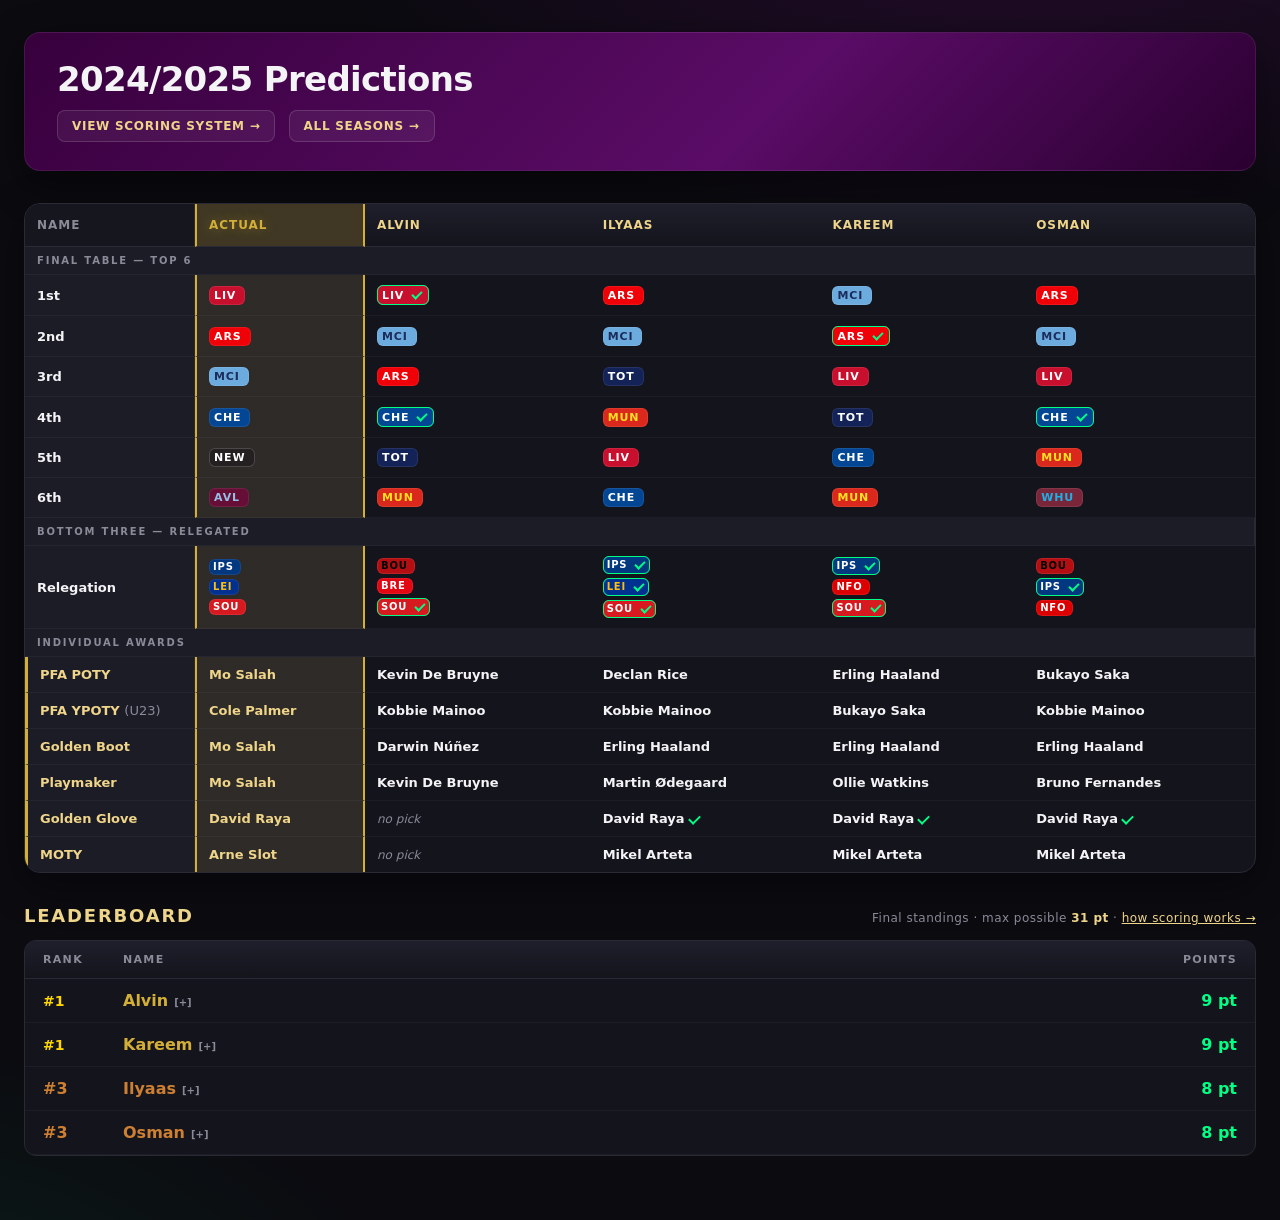
<file: pages/2024-2025.html>
<!doctype html>
<html lang="en">
  <head>
    <meta charset="utf-8" />
    <meta name="viewport" content="width=device-width,initial-scale=1" />
    <title>2024/2025 Predictions — Premier League</title>
    <link rel="stylesheet" href="../assets/styles.css" />
  </head>
  <body>
    <header class="title-block">
      <img class="pl-logo" src="https://upload.wikimedia.org/wikipedia/en/f/f2/Premier_League_Logo.svg" alt="Premier League" onerror="this.remove()" />
      <div class="title-text">
        <h1>2024/2025 Predictions</h1>
        <a class="scoring-link" href="../scoring.html">View scoring system →</a>
        <a class="scoring-link" href="../index.html" style="margin-left:8px">All seasons →</a>
      </div>
    </header>

    <div class="table-wrap"><div class="scroll">
      <table class="predictions">
        <thead>
          <tr>
            <th class="cat-col">Name</th>
            <th class="actual-col">Actual</th>
            <th class="friend">Alvin</th>
            <th class="friend">Ilyaas</th>
            <th class="friend">Kareem</th>
            <th class="friend">Osman</th>
          </tr>
        </thead>
        <tbody>
          <tr class="section-break"><td class="cat-col" colspan="6">Final Table — Top 6</td></tr>

          <tr>
            <td class="cat-col">1st</td>
            <td class="actual-col"><span class="pill t-LIV" title="Liverpool"><img class="crest" src="https://a.espncdn.com/i/teamlogos/soccer/500/364.png" alt="" onerror="this.remove()" />LIV</span></td>
            <td><span class="pill t-LIV" title="Liverpool"><img class="crest" src="https://a.espncdn.com/i/teamlogos/soccer/500/364.png" alt="" onerror="this.remove()" />LIV</span></td>
            <td><span class="pill t-ARS" title="Arsenal"><img class="crest" src="https://a.espncdn.com/i/teamlogos/soccer/500/359.png" alt="" onerror="this.remove()" />ARS</span></td>
            <td><span class="pill t-MCI" title="Manchester City"><img class="crest" src="https://a.espncdn.com/i/teamlogos/soccer/500/382.png" alt="" onerror="this.remove()" />MCI</span></td>
            <td><span class="pill t-ARS" title="Arsenal"><img class="crest" src="https://a.espncdn.com/i/teamlogos/soccer/500/359.png" alt="" onerror="this.remove()" />ARS</span></td>
          </tr>
          <tr>
            <td class="cat-col">2nd</td>
            <td class="actual-col"><span class="pill t-ARS" title="Arsenal"><img class="crest" src="https://a.espncdn.com/i/teamlogos/soccer/500/359.png" alt="" onerror="this.remove()" />ARS</span></td>
            <td><span class="pill t-MCI" title="Manchester City"><img class="crest" src="https://a.espncdn.com/i/teamlogos/soccer/500/382.png" alt="" onerror="this.remove()" />MCI</span></td>
            <td><span class="pill t-MCI" title="Manchester City"><img class="crest" src="https://a.espncdn.com/i/teamlogos/soccer/500/382.png" alt="" onerror="this.remove()" />MCI</span></td>
            <td><span class="pill t-ARS" title="Arsenal"><img class="crest" src="https://a.espncdn.com/i/teamlogos/soccer/500/359.png" alt="" onerror="this.remove()" />ARS</span></td>
            <td><span class="pill t-MCI" title="Manchester City"><img class="crest" src="https://a.espncdn.com/i/teamlogos/soccer/500/382.png" alt="" onerror="this.remove()" />MCI</span></td>
          </tr>
          <tr>
            <td class="cat-col">3rd</td>
            <td class="actual-col"><span class="pill t-MCI" title="Manchester City"><img class="crest" src="https://a.espncdn.com/i/teamlogos/soccer/500/382.png" alt="" onerror="this.remove()" />MCI</span></td>
            <td><span class="pill t-ARS" title="Arsenal"><img class="crest" src="https://a.espncdn.com/i/teamlogos/soccer/500/359.png" alt="" onerror="this.remove()" />ARS</span></td>
            <td><span class="pill t-TOT" title="Tottenham"><img class="crest" src="https://a.espncdn.com/i/teamlogos/soccer/500/367.png" alt="" onerror="this.remove()" />TOT</span></td>
            <td><span class="pill t-LIV" title="Liverpool"><img class="crest" src="https://a.espncdn.com/i/teamlogos/soccer/500/364.png" alt="" onerror="this.remove()" />LIV</span></td>
            <td><span class="pill t-LIV" title="Liverpool"><img class="crest" src="https://a.espncdn.com/i/teamlogos/soccer/500/364.png" alt="" onerror="this.remove()" />LIV</span></td>
          </tr>
          <tr>
            <td class="cat-col">4th</td>
            <td class="actual-col"><span class="pill t-CHE" title="Chelsea"><img class="crest" src="https://a.espncdn.com/i/teamlogos/soccer/500/363.png" alt="" onerror="this.remove()" />CHE</span></td>
            <td><span class="pill t-CHE" title="Chelsea"><img class="crest" src="https://a.espncdn.com/i/teamlogos/soccer/500/363.png" alt="" onerror="this.remove()" />CHE</span></td>
            <td><span class="pill t-MUN" title="Manchester United"><img class="crest" src="https://a.espncdn.com/i/teamlogos/soccer/500/360.png" alt="" onerror="this.remove()" />MUN</span></td>
            <td><span class="pill t-TOT" title="Tottenham"><img class="crest" src="https://a.espncdn.com/i/teamlogos/soccer/500/367.png" alt="" onerror="this.remove()" />TOT</span></td>
            <td><span class="pill t-CHE" title="Chelsea"><img class="crest" src="https://a.espncdn.com/i/teamlogos/soccer/500/363.png" alt="" onerror="this.remove()" />CHE</span></td>
          </tr>
          <tr>
            <td class="cat-col">5th</td>
            <td class="actual-col"><span class="pill t-NEW" title="Newcastle"><img class="crest" src="https://a.espncdn.com/i/teamlogos/soccer/500/361.png" alt="" onerror="this.remove()" />NEW</span></td>
            <td><span class="pill t-TOT" title="Tottenham"><img class="crest" src="https://a.espncdn.com/i/teamlogos/soccer/500/367.png" alt="" onerror="this.remove()" />TOT</span></td>
            <td><span class="pill t-LIV" title="Liverpool"><img class="crest" src="https://a.espncdn.com/i/teamlogos/soccer/500/364.png" alt="" onerror="this.remove()" />LIV</span></td>
            <td><span class="pill t-CHE" title="Chelsea"><img class="crest" src="https://a.espncdn.com/i/teamlogos/soccer/500/363.png" alt="" onerror="this.remove()" />CHE</span></td>
            <td><span class="pill t-MUN" title="Manchester United"><img class="crest" src="https://a.espncdn.com/i/teamlogos/soccer/500/360.png" alt="" onerror="this.remove()" />MUN</span></td>
          </tr>
          <tr>
            <td class="cat-col">6th</td>
            <td class="actual-col"><span class="pill t-AVL" title="Aston Villa"><img class="crest" src="https://a.espncdn.com/i/teamlogos/soccer/500/362.png" alt="" onerror="this.remove()" />AVL</span></td>
            <td><span class="pill t-MUN" title="Manchester United"><img class="crest" src="https://a.espncdn.com/i/teamlogos/soccer/500/360.png" alt="" onerror="this.remove()" />MUN</span></td>
            <td><span class="pill t-CHE" title="Chelsea"><img class="crest" src="https://a.espncdn.com/i/teamlogos/soccer/500/363.png" alt="" onerror="this.remove()" />CHE</span></td>
            <td><span class="pill t-MUN" title="Manchester United"><img class="crest" src="https://a.espncdn.com/i/teamlogos/soccer/500/360.png" alt="" onerror="this.remove()" />MUN</span></td>
            <td><span class="pill t-WHU" title="West Ham"><img class="crest" src="https://a.espncdn.com/i/teamlogos/soccer/500/371.png" alt="" onerror="this.remove()" />WHU</span></td>
          </tr>

          <tr class="section-break"><td class="cat-col" colspan="6">Bottom Three — Relegated</td></tr>

          <tr>
            <td class="cat-col">Relegation</td>
            <td class="actual-col"><div class="relegation-stack">
              <span class="pill sm t-IPS" title="Ipswich"><img class="crest" src="https://a.espncdn.com/i/teamlogos/soccer/500/373.png" alt="" onerror="this.remove()" />IPS</span>
              <span class="pill sm t-LEI" title="Leicester"><img class="crest" src="https://a.espncdn.com/i/teamlogos/soccer/500/375.png" alt="" onerror="this.remove()" />LEI</span>
              <span class="pill sm t-SOU" title="Southampton"><img class="crest" src="https://a.espncdn.com/i/teamlogos/soccer/500/376.png" alt="" onerror="this.remove()" />SOU</span>
            </div></td>
            <td><div class="relegation-stack">
              <span class="pill sm t-BOU" title="Bournemouth"><img class="crest" src="https://a.espncdn.com/i/teamlogos/soccer/500/349.png" alt="" onerror="this.remove()" />BOU</span>
              <span class="pill sm t-BRE" title="Brentford"><img class="crest" src="https://a.espncdn.com/i/teamlogos/soccer/500/337.png" alt="" onerror="this.remove()" />BRE</span>
              <span class="pill sm t-SOU" title="Southampton"><img class="crest" src="https://a.espncdn.com/i/teamlogos/soccer/500/376.png" alt="" onerror="this.remove()" />SOU</span>
            </div></td>
            <td><div class="relegation-stack">
              <span class="pill sm t-IPS" title="Ipswich"><img class="crest" src="https://a.espncdn.com/i/teamlogos/soccer/500/373.png" alt="" onerror="this.remove()" />IPS</span>
              <span class="pill sm t-LEI" title="Leicester"><img class="crest" src="https://a.espncdn.com/i/teamlogos/soccer/500/375.png" alt="" onerror="this.remove()" />LEI</span>
              <span class="pill sm t-SOU" title="Southampton"><img class="crest" src="https://a.espncdn.com/i/teamlogos/soccer/500/376.png" alt="" onerror="this.remove()" />SOU</span>
            </div></td>
            <td><div class="relegation-stack">
              <span class="pill sm t-IPS" title="Ipswich"><img class="crest" src="https://a.espncdn.com/i/teamlogos/soccer/500/373.png" alt="" onerror="this.remove()" />IPS</span>
              <span class="pill sm t-NFO" title="Nottingham Forest"><img class="crest" src="https://a.espncdn.com/i/teamlogos/soccer/500/393.png" alt="" onerror="this.remove()" />NFO</span>
              <span class="pill sm t-SOU" title="Southampton"><img class="crest" src="https://a.espncdn.com/i/teamlogos/soccer/500/376.png" alt="" onerror="this.remove()" />SOU</span>
            </div></td>
            <td><div class="relegation-stack">
              <span class="pill sm t-BOU" title="Bournemouth"><img class="crest" src="https://a.espncdn.com/i/teamlogos/soccer/500/349.png" alt="" onerror="this.remove()" />BOU</span>
              <span class="pill sm t-IPS" title="Ipswich"><img class="crest" src="https://a.espncdn.com/i/teamlogos/soccer/500/373.png" alt="" onerror="this.remove()" />IPS</span>
              <span class="pill sm t-NFO" title="Nottingham Forest"><img class="crest" src="https://a.espncdn.com/i/teamlogos/soccer/500/393.png" alt="" onerror="this.remove()" />NFO</span>
            </div></td>
          </tr>

          <tr class="section-break"><td class="cat-col" colspan="6">Individual Awards</td></tr>

          <tr class="award">
            <td class="cat-col">PFA POTY</td>
            <td class="actual-col"><span class="player">Mo Salah</span></td>
            <td><span class="player">Kevin De Bruyne</span></td>
            <td><span class="player">Declan Rice</span></td>
            <td><span class="player">Erling Haaland</span></td>
            <td><span class="player">Bukayo Saka</span></td>
          </tr>
          <tr class="award">
            <td class="cat-col">PFA YPOTY <span style="color:var(--muted);font-weight:400">(U23)</span></td>
            <td class="actual-col"><span class="player">Cole Palmer</span></td>
            <td><span class="player">Kobbie Mainoo</span></td>
            <td><span class="player">Kobbie Mainoo</span></td>
            <td><span class="player">Bukayo Saka</span></td>
            <td><span class="player">Kobbie Mainoo</span></td>
          </tr>
          <tr class="award">
            <td class="cat-col">Golden Boot</td>
            <td class="actual-col"><span class="player">Mo Salah</span></td>
            <td><span class="player">Darwin Núñez</span></td>
            <td><span class="player">Erling Haaland</span></td>
            <td><span class="player">Erling Haaland</span></td>
            <td><span class="player">Erling Haaland</span></td>
          </tr>
          <tr class="award">
            <td class="cat-col">Playmaker</td>
            <td class="actual-col"><span class="player">Mo Salah</span></td>
            <td><span class="player">Kevin De Bruyne</span></td>
            <td><span class="player">Martin Ødegaard</span></td>
            <td><span class="player">Ollie Watkins</span></td>
            <td><span class="player">Bruno Fernandes</span></td>
          </tr>
          <tr class="award">
            <td class="cat-col">Golden Glove</td>
            <td class="actual-col"><span class="player">David Raya</span></td>
            <td><span class="nopick">no pick</span></td>
            <td><span class="player">David Raya</span></td>
            <td><span class="player">David Raya</span></td>
            <td><span class="player">David Raya</span></td>
          </tr>
          <tr class="award">
            <td class="cat-col">MOTY</td>
            <td class="actual-col"><span class="player">Arne Slot</span></td>
            <td><span class="nopick">no pick</span></td>
            <td><span class="player">Mikel Arteta</span></td>
            <td><span class="player">Mikel Arteta</span></td>
            <td><span class="player">Mikel Arteta</span></td>
          </tr>
        </tbody>
      </table>
    </div></div>

    <section class="leaderboard">
      <div class="lb-head">
        <h2>Leaderboard</h2>
        <p class="lb-status">Final standings · max possible <strong>31 pt</strong> · <a href="../scoring.html">how scoring works →</a></p>
      </div>
      <table class="lb-table">
        <thead><tr><th>Rank</th><th>Name</th><th style="text-align:right">Points</th></tr></thead>
        <tbody id="leaderboard-body"></tbody>
      </table>
    </section>

    <script>
      window.SEASON_CONFIG = {
        topN: 6,
        hasReleg: true,
        hasMegaBonus: true,
        awards: [
          { key:'poty',  label:'PFA POTY',     max:2 },
          { key:'ypoty', label:'PFA YPOTY',    max:2 },
          { key:'gb',    label:'Golden Boot',  max:1 },
          { key:'play',  label:'Playmaker',    max:1 },
          { key:'gg',    label:'Golden Glove', max:1 },
          { key:'mgr',   label:'MOTY',         max:1 },
        ],
        actualResults: {
          topN:  ['LIV','ARS','MCI','CHE','NEW','AVL'],
          releg: ['IPS','LEI','SOU'],
          poty:'Mo Salah', ypoty:'Cole Palmer', gb:'Mo Salah',
          play:'Mo Salah', gg:'David Raya', mgr:'Arne Slot',
        },
        predictions: {
          Alvin:  { topN:['LIV','MCI','ARS','CHE','TOT','MUN'], releg:['BOU','BRE','SOU'], poty:'Kevin De Bruyne', ypoty:'Kobbie Mainoo', gb:'Darwin Núñez',  play:'Kevin De Bruyne', gg:null,         mgr:null },
          Ilyaas: { topN:['ARS','MCI','TOT','MUN','LIV','CHE'], releg:['IPS','LEI','SOU'], poty:'Declan Rice',     ypoty:'Kobbie Mainoo', gb:'Erling Haaland', play:'Martin Ødegaard', gg:'David Raya', mgr:'Mikel Arteta' },
          Kareem: { topN:['MCI','ARS','LIV','TOT','CHE','MUN'], releg:['IPS','NFO','SOU'], poty:'Erling Haaland',  ypoty:'Bukayo Saka',   gb:'Erling Haaland', play:'Ollie Watkins',   gg:'David Raya', mgr:'Mikel Arteta' },
          Osman:  { topN:['ARS','MCI','LIV','CHE','MUN','WHU'], releg:['BOU','IPS','NFO'], poty:'Bukayo Saka',     ypoty:'Kobbie Mainoo', gb:'Erling Haaland', play:'Bruno Fernandes', gg:'David Raya', mgr:'Mikel Arteta' },
        },
      };
    </script>
    <script src="../assets/scoreboard.js"></script>
  </body>
</html>
</file>
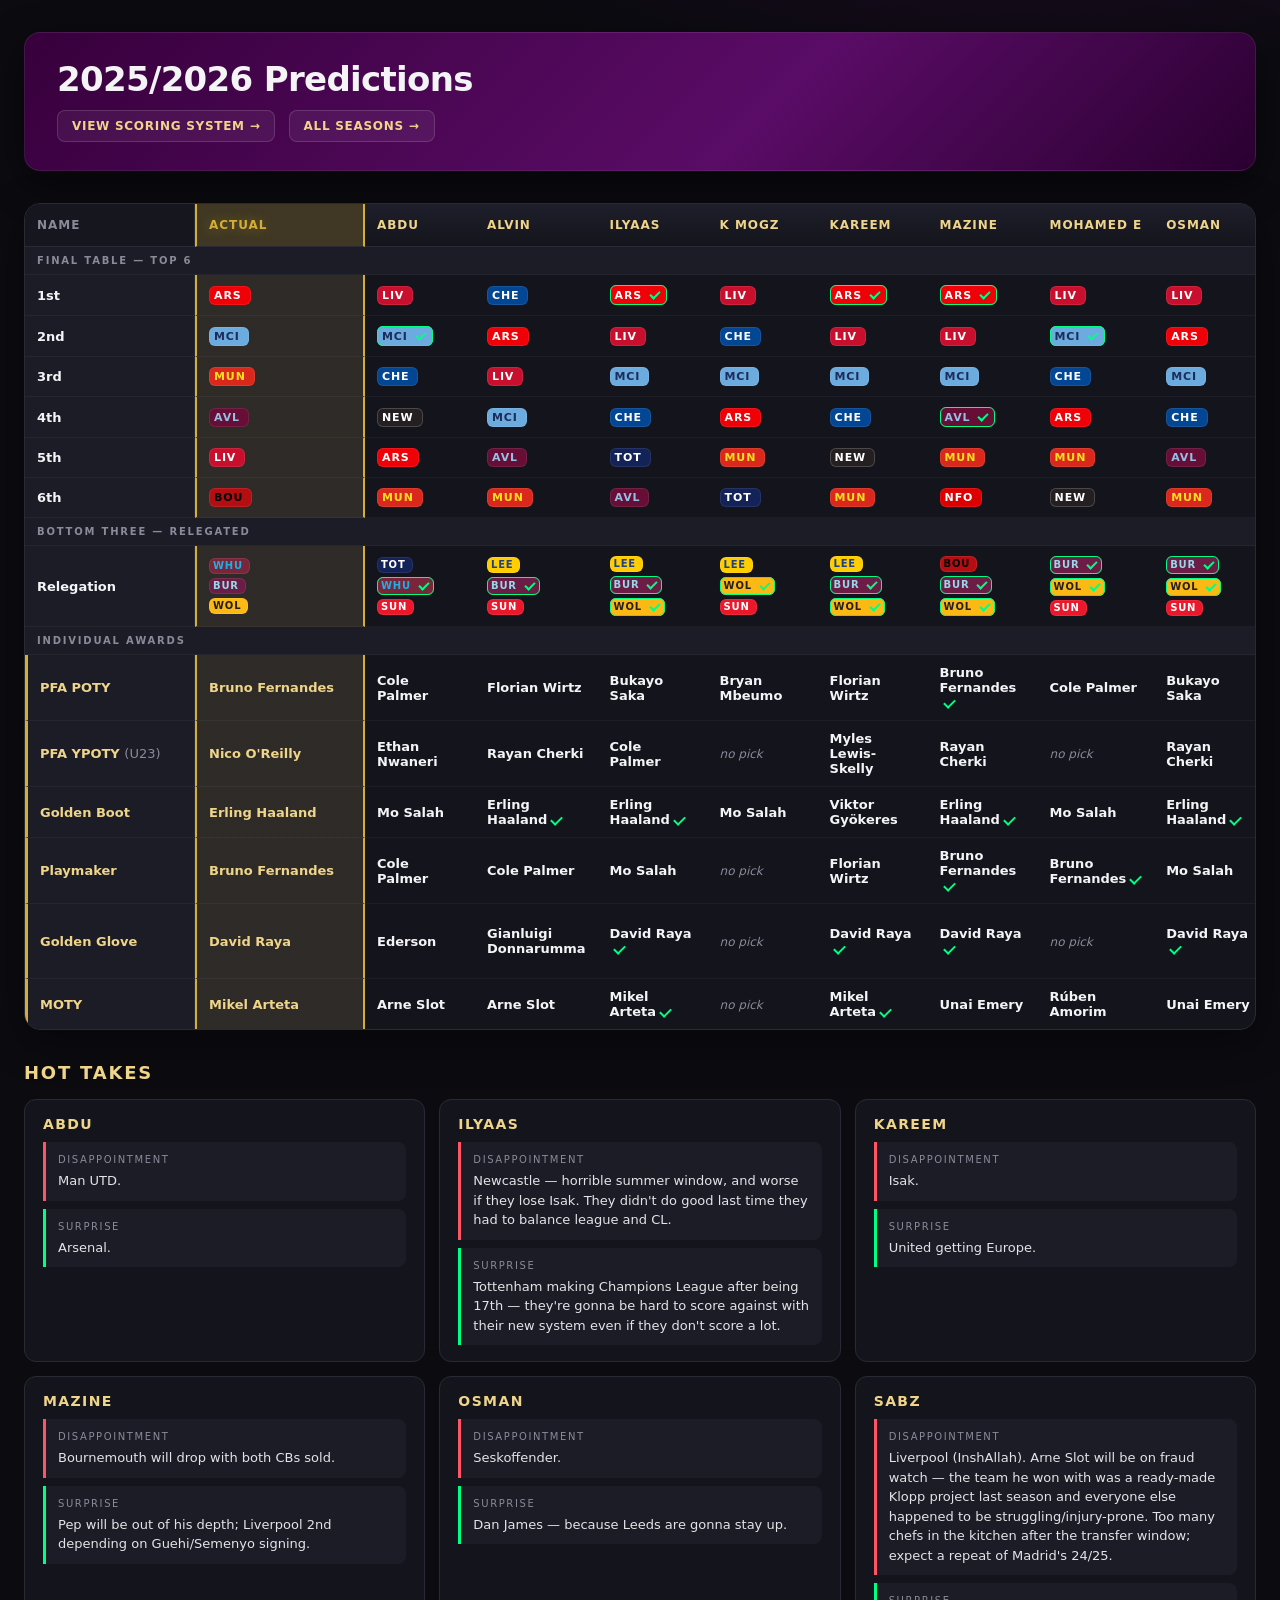
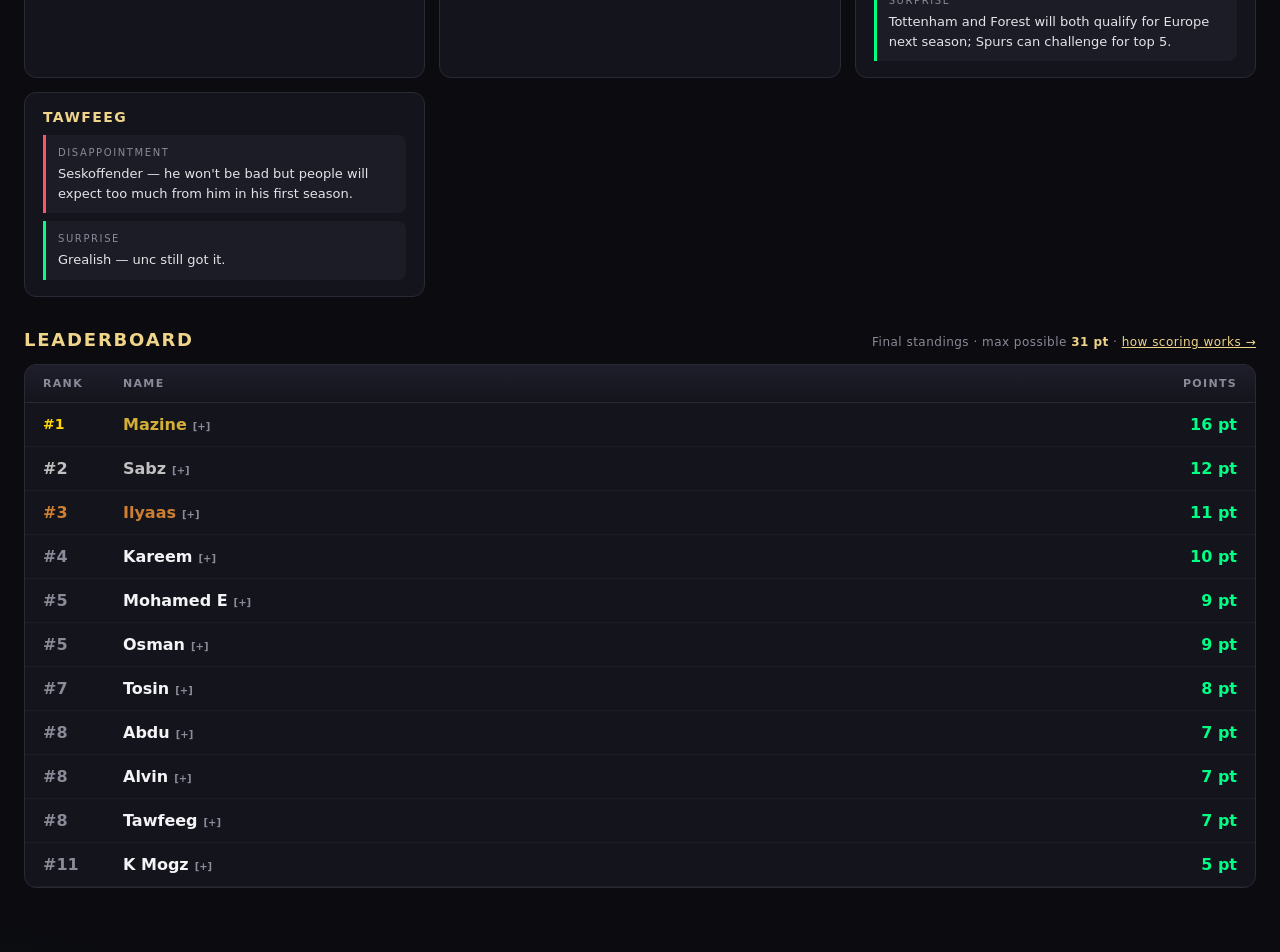
<file: pages/2025-2026.html>
<!doctype html>
<html lang="en">
  <head>
    <meta charset="utf-8" />
    <meta name="viewport" content="width=device-width,initial-scale=1" />
    <title>2025/2026 Predictions — Premier League</title>
    <link rel="stylesheet" href="../assets/styles.css" />
  </head>
  <body>
    <header class="title-block">
      <img class="pl-logo" src="https://upload.wikimedia.org/wikipedia/en/f/f2/Premier_League_Logo.svg" alt="Premier League" onerror="this.remove()" />
      <div class="title-text">
        <h1>2025/2026 Predictions</h1>
        <a class="scoring-link" href="../scoring.html">View scoring system →</a>
        <a class="scoring-link" href="../index.html" style="margin-left:8px">All seasons →</a>
      </div>
    </header>

    <div class="table-wrap"><div class="scroll">
      <table class="predictions">
        <thead>
          <tr>
            <th class="cat-col">Name</th>
            <th class="actual-col">Actual</th>
            <th class="friend">Abdu</th>
            <th class="friend">Alvin</th>
            <th class="friend">Ilyaas</th>
            <th class="friend">K Mogz</th>
            <th class="friend">Kareem</th>
            <th class="friend">Mazine</th>
            <th class="friend">Mohamed E</th>
            <th class="friend">Osman</th>
            <th class="friend">Sabz</th>
            <th class="friend">Tawfeeg</th>
            <th class="friend">Tosin</th>
          </tr>
        </thead>
        <tbody>
          <tr class="section-break"><td class="cat-col" colspan="13">Final Table — Top 6</td></tr>

          <tr>
            <td class="cat-col">1st</td>
            <td class="actual-col"><span class="pill t-ARS" title="Arsenal"><img class="crest" src="https://a.espncdn.com/i/teamlogos/soccer/500/359.png" alt="" onerror="this.remove()" />ARS</span></td>
            <td><span class="pill t-LIV" title="Liverpool"><img class="crest" src="https://a.espncdn.com/i/teamlogos/soccer/500/364.png" alt="" onerror="this.remove()" />LIV</span></td>
            <td><span class="pill t-CHE" title="Chelsea"><img class="crest" src="https://a.espncdn.com/i/teamlogos/soccer/500/363.png" alt="" onerror="this.remove()" />CHE</span></td>
            <td><span class="pill t-ARS" title="Arsenal"><img class="crest" src="https://a.espncdn.com/i/teamlogos/soccer/500/359.png" alt="" onerror="this.remove()" />ARS</span></td>
            <td><span class="pill t-LIV" title="Liverpool"><img class="crest" src="https://a.espncdn.com/i/teamlogos/soccer/500/364.png" alt="" onerror="this.remove()" />LIV</span></td>
            <td><span class="pill t-ARS" title="Arsenal"><img class="crest" src="https://a.espncdn.com/i/teamlogos/soccer/500/359.png" alt="" onerror="this.remove()" />ARS</span></td>
            <td><span class="pill t-ARS" title="Arsenal"><img class="crest" src="https://a.espncdn.com/i/teamlogos/soccer/500/359.png" alt="" onerror="this.remove()" />ARS</span></td>
            <td><span class="pill t-LIV" title="Liverpool"><img class="crest" src="https://a.espncdn.com/i/teamlogos/soccer/500/364.png" alt="" onerror="this.remove()" />LIV</span></td>
            <td><span class="pill t-LIV" title="Liverpool"><img class="crest" src="https://a.espncdn.com/i/teamlogos/soccer/500/364.png" alt="" onerror="this.remove()" />LIV</span></td>
            <td><span class="pill t-ARS" title="Arsenal"><img class="crest" src="https://a.espncdn.com/i/teamlogos/soccer/500/359.png" alt="" onerror="this.remove()" />ARS</span></td>
            <td><span class="pill t-LIV" title="Liverpool"><img class="crest" src="https://a.espncdn.com/i/teamlogos/soccer/500/364.png" alt="" onerror="this.remove()" />LIV</span></td>
            <td><span class="pill t-CHE" title="Chelsea"><img class="crest" src="https://a.espncdn.com/i/teamlogos/soccer/500/363.png" alt="" onerror="this.remove()" />CHE</span></td>
          </tr>
          <tr>
            <td class="cat-col">2nd</td>
            <td class="actual-col"><span class="pill t-MCI" title="Manchester City"><img class="crest" src="https://a.espncdn.com/i/teamlogos/soccer/500/382.png" alt="" onerror="this.remove()" />MCI</span></td>
            <td><span class="pill t-MCI" title="Manchester City"><img class="crest" src="https://a.espncdn.com/i/teamlogos/soccer/500/382.png" alt="" onerror="this.remove()" />MCI</span></td>
            <td><span class="pill t-ARS" title="Arsenal"><img class="crest" src="https://a.espncdn.com/i/teamlogos/soccer/500/359.png" alt="" onerror="this.remove()" />ARS</span></td>
            <td><span class="pill t-LIV" title="Liverpool"><img class="crest" src="https://a.espncdn.com/i/teamlogos/soccer/500/364.png" alt="" onerror="this.remove()" />LIV</span></td>
            <td><span class="pill t-CHE" title="Chelsea"><img class="crest" src="https://a.espncdn.com/i/teamlogos/soccer/500/363.png" alt="" onerror="this.remove()" />CHE</span></td>
            <td><span class="pill t-LIV" title="Liverpool"><img class="crest" src="https://a.espncdn.com/i/teamlogos/soccer/500/364.png" alt="" onerror="this.remove()" />LIV</span></td>
            <td><span class="pill t-LIV" title="Liverpool"><img class="crest" src="https://a.espncdn.com/i/teamlogos/soccer/500/364.png" alt="" onerror="this.remove()" />LIV</span></td>
            <td><span class="pill t-MCI" title="Manchester City"><img class="crest" src="https://a.espncdn.com/i/teamlogos/soccer/500/382.png" alt="" onerror="this.remove()" />MCI</span></td>
            <td><span class="pill t-ARS" title="Arsenal"><img class="crest" src="https://a.espncdn.com/i/teamlogos/soccer/500/359.png" alt="" onerror="this.remove()" />ARS</span></td>
            <td><span class="pill t-MCI" title="Manchester City"><img class="crest" src="https://a.espncdn.com/i/teamlogos/soccer/500/382.png" alt="" onerror="this.remove()" />MCI</span></td>
            <td><span class="pill t-ARS" title="Arsenal"><img class="crest" src="https://a.espncdn.com/i/teamlogos/soccer/500/359.png" alt="" onerror="this.remove()" />ARS</span></td>
            <td><span class="pill t-MCI" title="Manchester City"><img class="crest" src="https://a.espncdn.com/i/teamlogos/soccer/500/382.png" alt="" onerror="this.remove()" />MCI</span></td>
          </tr>
          <tr>
            <td class="cat-col">3rd</td>
            <td class="actual-col"><span class="pill t-MUN" title="Manchester United"><img class="crest" src="https://a.espncdn.com/i/teamlogos/soccer/500/360.png" alt="" onerror="this.remove()" />MUN</span></td>
            <td><span class="pill t-CHE" title="Chelsea"><img class="crest" src="https://a.espncdn.com/i/teamlogos/soccer/500/363.png" alt="" onerror="this.remove()" />CHE</span></td>
            <td><span class="pill t-LIV" title="Liverpool"><img class="crest" src="https://a.espncdn.com/i/teamlogos/soccer/500/364.png" alt="" onerror="this.remove()" />LIV</span></td>
            <td><span class="pill t-MCI" title="Manchester City"><img class="crest" src="https://a.espncdn.com/i/teamlogos/soccer/500/382.png" alt="" onerror="this.remove()" />MCI</span></td>
            <td><span class="pill t-MCI" title="Manchester City"><img class="crest" src="https://a.espncdn.com/i/teamlogos/soccer/500/382.png" alt="" onerror="this.remove()" />MCI</span></td>
            <td><span class="pill t-MCI" title="Manchester City"><img class="crest" src="https://a.espncdn.com/i/teamlogos/soccer/500/382.png" alt="" onerror="this.remove()" />MCI</span></td>
            <td><span class="pill t-MCI" title="Manchester City"><img class="crest" src="https://a.espncdn.com/i/teamlogos/soccer/500/382.png" alt="" onerror="this.remove()" />MCI</span></td>
            <td><span class="pill t-CHE" title="Chelsea"><img class="crest" src="https://a.espncdn.com/i/teamlogos/soccer/500/363.png" alt="" onerror="this.remove()" />CHE</span></td>
            <td><span class="pill t-MCI" title="Manchester City"><img class="crest" src="https://a.espncdn.com/i/teamlogos/soccer/500/382.png" alt="" onerror="this.remove()" />MCI</span></td>
            <td><span class="pill t-LIV" title="Liverpool"><img class="crest" src="https://a.espncdn.com/i/teamlogos/soccer/500/364.png" alt="" onerror="this.remove()" />LIV</span></td>
            <td><span class="pill t-MCI" title="Manchester City"><img class="crest" src="https://a.espncdn.com/i/teamlogos/soccer/500/382.png" alt="" onerror="this.remove()" />MCI</span></td>
            <td><span class="pill t-ARS" title="Arsenal"><img class="crest" src="https://a.espncdn.com/i/teamlogos/soccer/500/359.png" alt="" onerror="this.remove()" />ARS</span></td>
          </tr>
          <tr>
            <td class="cat-col">4th</td>
            <td class="actual-col"><span class="pill t-AVL" title="Aston Villa"><img class="crest" src="https://a.espncdn.com/i/teamlogos/soccer/500/362.png" alt="" onerror="this.remove()" />AVL</span></td>
            <td><span class="pill t-NEW" title="Newcastle"><img class="crest" src="https://a.espncdn.com/i/teamlogos/soccer/500/361.png" alt="" onerror="this.remove()" />NEW</span></td>
            <td><span class="pill t-MCI" title="Manchester City"><img class="crest" src="https://a.espncdn.com/i/teamlogos/soccer/500/382.png" alt="" onerror="this.remove()" />MCI</span></td>
            <td><span class="pill t-CHE" title="Chelsea"><img class="crest" src="https://a.espncdn.com/i/teamlogos/soccer/500/363.png" alt="" onerror="this.remove()" />CHE</span></td>
            <td><span class="pill t-ARS" title="Arsenal"><img class="crest" src="https://a.espncdn.com/i/teamlogos/soccer/500/359.png" alt="" onerror="this.remove()" />ARS</span></td>
            <td><span class="pill t-CHE" title="Chelsea"><img class="crest" src="https://a.espncdn.com/i/teamlogos/soccer/500/363.png" alt="" onerror="this.remove()" />CHE</span></td>
            <td><span class="pill t-AVL" title="Aston Villa"><img class="crest" src="https://a.espncdn.com/i/teamlogos/soccer/500/362.png" alt="" onerror="this.remove()" />AVL</span></td>
            <td><span class="pill t-ARS" title="Arsenal"><img class="crest" src="https://a.espncdn.com/i/teamlogos/soccer/500/359.png" alt="" onerror="this.remove()" />ARS</span></td>
            <td><span class="pill t-CHE" title="Chelsea"><img class="crest" src="https://a.espncdn.com/i/teamlogos/soccer/500/363.png" alt="" onerror="this.remove()" />CHE</span></td>
            <td><span class="pill t-CHE" title="Chelsea"><img class="crest" src="https://a.espncdn.com/i/teamlogos/soccer/500/363.png" alt="" onerror="this.remove()" />CHE</span></td>
            <td><span class="pill t-CHE" title="Chelsea"><img class="crest" src="https://a.espncdn.com/i/teamlogos/soccer/500/363.png" alt="" onerror="this.remove()" />CHE</span></td>
            <td><span class="pill t-LIV" title="Liverpool"><img class="crest" src="https://a.espncdn.com/i/teamlogos/soccer/500/364.png" alt="" onerror="this.remove()" />LIV</span></td>
          </tr>
          <tr>
            <td class="cat-col">5th</td>
            <td class="actual-col"><span class="pill t-LIV" title="Liverpool"><img class="crest" src="https://a.espncdn.com/i/teamlogos/soccer/500/364.png" alt="" onerror="this.remove()" />LIV</span></td>
            <td><span class="pill t-ARS" title="Arsenal"><img class="crest" src="https://a.espncdn.com/i/teamlogos/soccer/500/359.png" alt="" onerror="this.remove()" />ARS</span></td>
            <td><span class="pill t-AVL" title="Aston Villa"><img class="crest" src="https://a.espncdn.com/i/teamlogos/soccer/500/362.png" alt="" onerror="this.remove()" />AVL</span></td>
            <td><span class="pill t-TOT" title="Tottenham"><img class="crest" src="https://a.espncdn.com/i/teamlogos/soccer/500/367.png" alt="" onerror="this.remove()" />TOT</span></td>
            <td><span class="pill t-MUN" title="Manchester United"><img class="crest" src="https://a.espncdn.com/i/teamlogos/soccer/500/360.png" alt="" onerror="this.remove()" />MUN</span></td>
            <td><span class="pill t-NEW" title="Newcastle"><img class="crest" src="https://a.espncdn.com/i/teamlogos/soccer/500/361.png" alt="" onerror="this.remove()" />NEW</span></td>
            <td><span class="pill t-MUN" title="Manchester United"><img class="crest" src="https://a.espncdn.com/i/teamlogos/soccer/500/360.png" alt="" onerror="this.remove()" />MUN</span></td>
            <td><span class="pill t-MUN" title="Manchester United"><img class="crest" src="https://a.espncdn.com/i/teamlogos/soccer/500/360.png" alt="" onerror="this.remove()" />MUN</span></td>
            <td><span class="pill t-AVL" title="Aston Villa"><img class="crest" src="https://a.espncdn.com/i/teamlogos/soccer/500/362.png" alt="" onerror="this.remove()" />AVL</span></td>
            <td><span class="pill t-TOT" title="Tottenham"><img class="crest" src="https://a.espncdn.com/i/teamlogos/soccer/500/367.png" alt="" onerror="this.remove()" />TOT</span></td>
            <td><span class="pill t-TOT" title="Tottenham"><img class="crest" src="https://a.espncdn.com/i/teamlogos/soccer/500/367.png" alt="" onerror="this.remove()" />TOT</span></td>
            <td><span class="pill t-MUN" title="Manchester United"><img class="crest" src="https://a.espncdn.com/i/teamlogos/soccer/500/360.png" alt="" onerror="this.remove()" />MUN</span></td>
          </tr>
          <tr>
            <td class="cat-col">6th</td>
            <td class="actual-col"><span class="pill t-BOU" title="Bournemouth"><img class="crest" src="https://a.espncdn.com/i/teamlogos/soccer/500/349.png" alt="" onerror="this.remove()" />BOU</span></td>
            <td><span class="pill t-MUN" title="Manchester United"><img class="crest" src="https://a.espncdn.com/i/teamlogos/soccer/500/360.png" alt="" onerror="this.remove()" />MUN</span></td>
            <td><span class="pill t-MUN" title="Manchester United"><img class="crest" src="https://a.espncdn.com/i/teamlogos/soccer/500/360.png" alt="" onerror="this.remove()" />MUN</span></td>
            <td><span class="pill t-AVL" title="Aston Villa"><img class="crest" src="https://a.espncdn.com/i/teamlogos/soccer/500/362.png" alt="" onerror="this.remove()" />AVL</span></td>
            <td><span class="pill t-TOT" title="Tottenham"><img class="crest" src="https://a.espncdn.com/i/teamlogos/soccer/500/367.png" alt="" onerror="this.remove()" />TOT</span></td>
            <td><span class="pill t-MUN" title="Manchester United"><img class="crest" src="https://a.espncdn.com/i/teamlogos/soccer/500/360.png" alt="" onerror="this.remove()" />MUN</span></td>
            <td><span class="pill t-NFO" title="Nottingham Forest"><img class="crest" src="https://a.espncdn.com/i/teamlogos/soccer/500/393.png" alt="" onerror="this.remove()" />NFO</span></td>
            <td><span class="pill t-NEW" title="Newcastle"><img class="crest" src="https://a.espncdn.com/i/teamlogos/soccer/500/361.png" alt="" onerror="this.remove()" />NEW</span></td>
            <td><span class="pill t-MUN" title="Manchester United"><img class="crest" src="https://a.espncdn.com/i/teamlogos/soccer/500/360.png" alt="" onerror="this.remove()" />MUN</span></td>
            <td><span class="pill t-AVL" title="Aston Villa"><img class="crest" src="https://a.espncdn.com/i/teamlogos/soccer/500/362.png" alt="" onerror="this.remove()" />AVL</span></td>
            <td><span class="pill t-MUN" title="Manchester United"><img class="crest" src="https://a.espncdn.com/i/teamlogos/soccer/500/360.png" alt="" onerror="this.remove()" />MUN</span></td>
            <td><span class="pill t-CRY" title="Crystal Palace"><img class="crest" src="https://a.espncdn.com/i/teamlogos/soccer/500/384.png" alt="" onerror="this.remove()" />CRY</span></td>
          </tr>

          <tr class="section-break"><td class="cat-col" colspan="13">Bottom Three — Relegated</td></tr>

          <tr>
            <td class="cat-col">Relegation</td>
            <td class="actual-col"><div class="relegation-stack">
              <span class="pill sm t-WHU" title="West Ham"><img class="crest" src="https://a.espncdn.com/i/teamlogos/soccer/500/371.png" alt="" onerror="this.remove()" />WHU</span>
              <span class="pill sm t-BUR" title="Burnley"><img class="crest" src="https://a.espncdn.com/i/teamlogos/soccer/500/379.png" alt="" onerror="this.remove()" />BUR</span>
              <span class="pill sm t-WOL" title="Wolves"><img class="crest" src="https://a.espncdn.com/i/teamlogos/soccer/500/380.png" alt="" onerror="this.remove()" />WOL</span>
            </div></td>
            <td><div class="relegation-stack">
              <span class="pill sm t-TOT" title="Tottenham"><img class="crest" src="https://a.espncdn.com/i/teamlogos/soccer/500/367.png" alt="" onerror="this.remove()" />TOT</span>
              <span class="pill sm t-WHU" title="West Ham"><img class="crest" src="https://a.espncdn.com/i/teamlogos/soccer/500/371.png" alt="" onerror="this.remove()" />WHU</span>
              <span class="pill sm t-SUN" title="Sunderland"><img class="crest" src="https://a.espncdn.com/i/teamlogos/soccer/500/366.png" alt="" onerror="this.remove()" />SUN</span>
            </div></td>
            <td><div class="relegation-stack">
              <span class="pill sm t-LEE" title="Leeds"><img class="crest" src="https://a.espncdn.com/i/teamlogos/soccer/500/357.png" alt="" onerror="this.remove()" />LEE</span>
              <span class="pill sm t-BUR" title="Burnley"><img class="crest" src="https://a.espncdn.com/i/teamlogos/soccer/500/379.png" alt="" onerror="this.remove()" />BUR</span>
              <span class="pill sm t-SUN" title="Sunderland"><img class="crest" src="https://a.espncdn.com/i/teamlogos/soccer/500/366.png" alt="" onerror="this.remove()" />SUN</span>
            </div></td>
            <td><div class="relegation-stack">
              <span class="pill sm t-LEE" title="Leeds"><img class="crest" src="https://a.espncdn.com/i/teamlogos/soccer/500/357.png" alt="" onerror="this.remove()" />LEE</span>
              <span class="pill sm t-BUR" title="Burnley"><img class="crest" src="https://a.espncdn.com/i/teamlogos/soccer/500/379.png" alt="" onerror="this.remove()" />BUR</span>
              <span class="pill sm t-WOL" title="Wolves"><img class="crest" src="https://a.espncdn.com/i/teamlogos/soccer/500/380.png" alt="" onerror="this.remove()" />WOL</span>
            </div></td>
            <td><div class="relegation-stack">
              <span class="pill sm t-LEE" title="Leeds"><img class="crest" src="https://a.espncdn.com/i/teamlogos/soccer/500/357.png" alt="" onerror="this.remove()" />LEE</span>
              <span class="pill sm t-WOL" title="Wolves"><img class="crest" src="https://a.espncdn.com/i/teamlogos/soccer/500/380.png" alt="" onerror="this.remove()" />WOL</span>
              <span class="pill sm t-SUN" title="Sunderland"><img class="crest" src="https://a.espncdn.com/i/teamlogos/soccer/500/366.png" alt="" onerror="this.remove()" />SUN</span>
            </div></td>
            <td><div class="relegation-stack">
              <span class="pill sm t-LEE" title="Leeds"><img class="crest" src="https://a.espncdn.com/i/teamlogos/soccer/500/357.png" alt="" onerror="this.remove()" />LEE</span>
              <span class="pill sm t-BUR" title="Burnley"><img class="crest" src="https://a.espncdn.com/i/teamlogos/soccer/500/379.png" alt="" onerror="this.remove()" />BUR</span>
              <span class="pill sm t-WOL" title="Wolves"><img class="crest" src="https://a.espncdn.com/i/teamlogos/soccer/500/380.png" alt="" onerror="this.remove()" />WOL</span>
            </div></td>
            <td><div class="relegation-stack">
              <span class="pill sm t-BOU" title="Bournemouth"><img class="crest" src="https://a.espncdn.com/i/teamlogos/soccer/500/349.png" alt="" onerror="this.remove()" />BOU</span>
              <span class="pill sm t-BUR" title="Burnley"><img class="crest" src="https://a.espncdn.com/i/teamlogos/soccer/500/379.png" alt="" onerror="this.remove()" />BUR</span>
              <span class="pill sm t-WOL" title="Wolves"><img class="crest" src="https://a.espncdn.com/i/teamlogos/soccer/500/380.png" alt="" onerror="this.remove()" />WOL</span>
            </div></td>
            <td><div class="relegation-stack">
              <span class="pill sm t-BUR" title="Burnley"><img class="crest" src="https://a.espncdn.com/i/teamlogos/soccer/500/379.png" alt="" onerror="this.remove()" />BUR</span>
              <span class="pill sm t-WOL" title="Wolves"><img class="crest" src="https://a.espncdn.com/i/teamlogos/soccer/500/380.png" alt="" onerror="this.remove()" />WOL</span>
              <span class="pill sm t-SUN" title="Sunderland"><img class="crest" src="https://a.espncdn.com/i/teamlogos/soccer/500/366.png" alt="" onerror="this.remove()" />SUN</span>
            </div></td>
            <td><div class="relegation-stack">
              <span class="pill sm t-BUR" title="Burnley"><img class="crest" src="https://a.espncdn.com/i/teamlogos/soccer/500/379.png" alt="" onerror="this.remove()" />BUR</span>
              <span class="pill sm t-WOL" title="Wolves"><img class="crest" src="https://a.espncdn.com/i/teamlogos/soccer/500/380.png" alt="" onerror="this.remove()" />WOL</span>
              <span class="pill sm t-SUN" title="Sunderland"><img class="crest" src="https://a.espncdn.com/i/teamlogos/soccer/500/366.png" alt="" onerror="this.remove()" />SUN</span>
            </div></td>
            <td><div class="relegation-stack">
              <span class="pill sm t-LEE" title="Leeds"><img class="crest" src="https://a.espncdn.com/i/teamlogos/soccer/500/357.png" alt="" onerror="this.remove()" />LEE</span>
              <span class="pill sm t-BUR" title="Burnley"><img class="crest" src="https://a.espncdn.com/i/teamlogos/soccer/500/379.png" alt="" onerror="this.remove()" />BUR</span>
              <span class="pill sm t-WOL" title="Wolves"><img class="crest" src="https://a.espncdn.com/i/teamlogos/soccer/500/380.png" alt="" onerror="this.remove()" />WOL</span>
            </div></td>
            <td><div class="relegation-stack">
              <span class="pill sm t-LEE" title="Leeds"><img class="crest" src="https://a.espncdn.com/i/teamlogos/soccer/500/357.png" alt="" onerror="this.remove()" />LEE</span>
              <span class="pill sm t-BUR" title="Burnley"><img class="crest" src="https://a.espncdn.com/i/teamlogos/soccer/500/379.png" alt="" onerror="this.remove()" />BUR</span>
              <span class="pill sm t-WHU" title="West Ham"><img class="crest" src="https://a.espncdn.com/i/teamlogos/soccer/500/371.png" alt="" onerror="this.remove()" />WHU</span>
            </div></td>
            <td><div class="relegation-stack">
              <span class="pill sm t-LEE" title="Leeds"><img class="crest" src="https://a.espncdn.com/i/teamlogos/soccer/500/357.png" alt="" onerror="this.remove()" />LEE</span>
              <span class="pill sm t-BUR" title="Burnley"><img class="crest" src="https://a.espncdn.com/i/teamlogos/soccer/500/379.png" alt="" onerror="this.remove()" />BUR</span>
              <span class="pill sm t-SUN" title="Sunderland"><img class="crest" src="https://a.espncdn.com/i/teamlogos/soccer/500/366.png" alt="" onerror="this.remove()" />SUN</span>
            </div></td>
          </tr>

          <tr class="section-break"><td class="cat-col" colspan="13">Individual Awards</td></tr>

          <tr class="award">
            <td class="cat-col">PFA POTY</td>
            <td class="actual-col"><span class="player">Bruno Fernandes</span></td>
            <td><span class="player">Cole Palmer</span></td>
            <td><span class="player">Florian Wirtz</span></td>
            <td><span class="player">Bukayo Saka</span></td>
            <td><span class="player">Bryan Mbeumo</span></td>
            <td><span class="player">Florian Wirtz</span></td>
            <td><span class="player">Bruno Fernandes</span></td>
            <td><span class="player">Cole Palmer</span></td>
            <td><span class="player">Bukayo Saka</span></td>
            <td><span class="player">Cole Palmer</span></td>
            <td><span class="player">Mo Salah</span></td>
            <td><span class="player">Cole Palmer</span></td>
          </tr>
          <tr class="award">
            <td class="cat-col">PFA YPOTY <span style="color:var(--muted);font-weight:400">(U23)</span></td>
            <td class="actual-col"><span class="player">Nico O'Reilly</span></td>
            <td><span class="player">Ethan Nwaneri</span></td>
            <td><span class="player">Rayan Cherki</span></td>
            <td><span class="player">Cole Palmer</span></td>
            <td><span class="nopick">no pick</span></td>
            <td><span class="player">Myles Lewis-Skelly</span></td>
            <td><span class="player">Rayan Cherki</span></td>
            <td><span class="nopick">no pick</span></td>
            <td><span class="player">Rayan Cherki</span></td>
            <td><span class="player">Carlos Baleba</span></td>
            <td><span class="player">Florian Wirtz</span></td>
            <td><span class="player">Cole Palmer</span></td>
          </tr>
          <tr class="award">
            <td class="cat-col">Golden Boot</td>
            <td class="actual-col"><span class="player">Erling Haaland</span></td>
            <td><span class="player">Mo Salah</span></td>
            <td><span class="player">Erling Haaland</span></td>
            <td><span class="player">Erling Haaland</span></td>
            <td><span class="player">Mo Salah</span></td>
            <td><span class="player">Viktor Gyökeres</span></td>
            <td><span class="player">Erling Haaland</span></td>
            <td><span class="player">Mo Salah</span></td>
            <td><span class="player">Erling Haaland</span></td>
            <td><span class="player">Erling Haaland</span></td>
            <td><span class="player">Erling Haaland</span></td>
            <td><span class="player">Erling Haaland</span></td>
          </tr>
          <tr class="award">
            <td class="cat-col">Playmaker</td>
            <td class="actual-col"><span class="player">Bruno Fernandes</span></td>
            <td><span class="player">Cole Palmer</span></td>
            <td><span class="player">Cole Palmer</span></td>
            <td><span class="player">Mo Salah</span></td>
            <td><span class="nopick">no pick</span></td>
            <td><span class="player">Florian Wirtz</span></td>
            <td><span class="player">Bruno Fernandes</span></td>
            <td><span class="player">Bruno Fernandes</span></td>
            <td><span class="player">Mo Salah</span></td>
            <td><span class="player">Florian Wirtz</span></td>
            <td><span class="player">Cole Palmer</span></td>
            <td><span class="player">Cole Palmer</span></td>
          </tr>
          <tr class="award">
            <td class="cat-col">Golden Glove</td>
            <td class="actual-col"><span class="player">David Raya</span></td>
            <td><span class="player">Ederson</span></td>
            <td><span class="player">Gianluigi Donnarumma</span></td>
            <td><span class="player">David Raya</span></td>
            <td><span class="nopick">no pick</span></td>
            <td><span class="player">David Raya</span></td>
            <td><span class="player">David Raya</span></td>
            <td><span class="nopick">no pick</span></td>
            <td><span class="player">David Raya</span></td>
            <td><span class="player">David Raya</span></td>
            <td><span class="player">Gianluigi Donnarumma <span class="qualifier">if he comes, else Raya</span></span></td>
            <td><span class="player">Robert Sánchez</span></td>
          </tr>
          <tr class="award">
            <td class="cat-col">MOTY</td>
            <td class="actual-col"><span class="player">Mikel Arteta</span></td>
            <td><span class="player">Arne Slot</span></td>
            <td><span class="player">Arne Slot</span></td>
            <td><span class="player">Mikel Arteta</span></td>
            <td><span class="nopick">no pick</span></td>
            <td><span class="player">Mikel Arteta</span></td>
            <td><span class="player">Unai Emery</span></td>
            <td><span class="player">Rúben Amorim</span></td>
            <td><span class="player">Unai Emery</span></td>
            <td><span class="player">Thomas Frank</span></td>
            <td><span class="player">Rúben Amorim</span></td>
            <td><span class="player">Enzo Maresca</span></td>
          </tr>
        </tbody>
      </table>
    </div></div>

    <section class="commentary">
      <h2>Hot takes</h2>
      <div class="cards">
        <div class="card">
          <h3>Abdu</h3>
          <div class="quote disappointment"><span class="label">Disappointment</span>Man UTD.</div>
          <div class="quote surprise"><span class="label">Surprise</span>Arsenal.</div>
        </div>
        <div class="card">
          <h3>Ilyaas</h3>
          <div class="quote disappointment"><span class="label">Disappointment</span>Newcastle — horrible summer window, and worse if they lose Isak. They didn't do good last time they had to balance league and CL.</div>
          <div class="quote surprise"><span class="label">Surprise</span>Tottenham making Champions League after being 17th — they're gonna be hard to score against with their new system even if they don't score a lot.</div>
        </div>
        <div class="card">
          <h3>Kareem</h3>
          <div class="quote disappointment"><span class="label">Disappointment</span>Isak.</div>
          <div class="quote surprise"><span class="label">Surprise</span>United getting Europe.</div>
        </div>
        <div class="card">
          <h3>Mazine</h3>
          <div class="quote disappointment"><span class="label">Disappointment</span>Bournemouth will drop with both CBs sold.</div>
          <div class="quote surprise"><span class="label">Surprise</span>Pep will be out of his depth; Liverpool 2nd depending on Guehi/Semenyo signing.</div>
        </div>
        <div class="card">
          <h3>Osman</h3>
          <div class="quote disappointment"><span class="label">Disappointment</span>Seskoffender.</div>
          <div class="quote surprise"><span class="label">Surprise</span>Dan James — because Leeds are gonna stay up.</div>
        </div>
        <div class="card">
          <h3>Sabz</h3>
          <div class="quote disappointment"><span class="label">Disappointment</span>Liverpool (InshAllah). Arne Slot will be on fraud watch — the team he won with was a ready-made Klopp project last season and everyone else happened to be struggling/injury-prone. Too many chefs in the kitchen after the transfer window; expect a repeat of Madrid's 24/25.</div>
          <div class="quote surprise"><span class="label">Surprise</span>Tottenham and Forest will both qualify for Europe next season; Spurs can challenge for top 5.</div>
        </div>
        <div class="card">
          <h3>Tawfeeg</h3>
          <div class="quote disappointment"><span class="label">Disappointment</span>Seskoffender — he won't be bad but people will expect too much from him in his first season.</div>
          <div class="quote surprise"><span class="label">Surprise</span>Grealish — unc still got it.</div>
        </div>
      </div>
    </section>

    <section class="leaderboard">
      <div class="lb-head">
        <h2>Leaderboard</h2>
        <p class="lb-status">Final standings · max possible <strong>31 pt</strong> · <a href="../scoring.html">how scoring works →</a></p>
      </div>
      <table class="lb-table">
        <thead><tr><th>Rank</th><th>Name</th><th style="text-align:right">Points</th></tr></thead>
        <tbody id="leaderboard-body"></tbody>
      </table>
    </section>

    <script>
      window.SEASON_CONFIG = {
        topN: 6,
        hasReleg: true,
        hasMegaBonus: true,
        awards: [
          { key:'poty',  label:'PFA POTY',     max:2 },
          { key:'ypoty', label:'PFA YPOTY',    max:2 },
          { key:'gb',    label:'Golden Boot',  max:1 },
          { key:'play',  label:'Playmaker',    max:1 },
          { key:'gg',    label:'Golden Glove', max:1 },
          { key:'mgr',   label:'MOTY',         max:1 },
        ],
        actualResults: {
          topN:  ['ARS','MCI','MUN','AVL','LIV','BOU'],
          releg: ['WHU','BUR','WOL'],
          poty:'Bruno Fernandes', ypoty:"Nico O'Reilly", gb:'Erling Haaland',
          play:'Bruno Fernandes', gg:'David Raya', mgr:'Mikel Arteta',
        },
        predictions: {
          Abdu: { topN:['LIV','MCI','CHE','NEW','ARS','MUN'], releg:['TOT','WHU','SUN'], poty:'Cole Palmer',    ypoty:'Ethan Nwaneri',    gb:'Mo Salah',        play:'Cole Palmer',     gg:'Ederson',              mgr:'Arne Slot' },
          Alvin: { topN:['CHE','ARS','LIV','MCI','AVL','MUN'], releg:['LEE','BUR','SUN'], poty:'Florian Wirtz',  ypoty:'Rayan Cherki',     gb:'Erling Haaland',  play:'Cole Palmer',     gg:'Gianluigi Donnarumma', mgr:'Arne Slot' },
          Ilyaas: { topN:['ARS','LIV','MCI','CHE','TOT','AVL'], releg:['LEE','BUR','WOL'], poty:'Bukayo Saka',    ypoty:'Cole Palmer',      gb:'Erling Haaland',  play:'Mo Salah',        gg:'David Raya',           mgr:'Mikel Arteta' },
          'K Mogz': { topN:['LIV','CHE','MCI','ARS','MUN','TOT'], releg:['LEE','WOL','SUN'], poty:'Bryan Mbeumo',   ypoty:null,               gb:'Mo Salah',        play:null,              gg:null,                   mgr:null },
          Kareem: { topN:['ARS','LIV','MCI','CHE','NEW','MUN'], releg:['LEE','BUR','WOL'], poty:'Florian Wirtz',  ypoty:'Myles Lewis-Skelly', gb:'Viktor Gyökeres', play:'Florian Wirtz',  gg:'David Raya',           mgr:'Mikel Arteta' },
          Mazine: { topN:['ARS','LIV','MCI','AVL','MUN','NFO'], releg:['BOU','BUR','WOL'], poty:'Bruno Fernandes', ypoty:'Rayan Cherki',    gb:'Erling Haaland',  play:'Bruno Fernandes', gg:'David Raya',           mgr:'Unai Emery' },
          'Mohamed E': { topN:['LIV','MCI','CHE','ARS','MUN','NEW'], releg:['BUR','WOL','SUN'], poty:'Cole Palmer',    ypoty:null,               gb:'Mo Salah',        play:'Bruno Fernandes', gg:null,                   mgr:'Rúben Amorim' },
          Osman: { topN:['LIV','ARS','MCI','CHE','AVL','MUN'], releg:['BUR','WOL','SUN'], poty:'Bukayo Saka',    ypoty:'Rayan Cherki',     gb:'Erling Haaland',  play:'Mo Salah',        gg:'David Raya',           mgr:'Unai Emery' },
          Sabz: { topN:['ARS','MCI','LIV','CHE','TOT','AVL'], releg:['LEE','BUR','WOL'], poty:'Cole Palmer',    ypoty:'Carlos Baleba',    gb:'Erling Haaland',  play:'Florian Wirtz',   gg:'David Raya',           mgr:'Thomas Frank' },
          Tawfeeg: { topN:['LIV','ARS','MCI','CHE','TOT','MUN'], releg:['LEE','BUR','WHU'], poty:'Mo Salah',       ypoty:'Florian Wirtz',    gb:'Erling Haaland',  play:'Cole Palmer',     gg:'Gianluigi Donnarumma', mgr:'Rúben Amorim' },
          Tosin: { topN:['CHE','MCI','ARS','LIV','MUN','CRY'], releg:['LEE','BUR','SUN'], poty:'Cole Palmer',    ypoty:'Cole Palmer',      gb:'Erling Haaland',  play:'Cole Palmer',     gg:'Robert Sánchez',       mgr:'Enzo Maresca' },
        },
      };
    </script>
    <script src="../assets/scoreboard.js"></script>
  </body>
</html>
</file>
<file: assets/styles.css>
:root {
  --bg: #0b0b10;
  --panel: #14141c;
  --panel-2: #1c1c26;
  --line: #2a2a36;
  --text: #f4f4f7;
  --muted: #8a8a99;
  --pl: #37003c;
  --pl-2: #5a0c66;
  --gold: #d4af37;
  --gold-soft: #efd58a;
  --accent: #00ff85;
}
* { box-sizing: border-box; }
html, body { margin: 0; padding: 0; }
body {
  font-family: -apple-system, BlinkMacSystemFont, "SF Pro Display", "Segoe UI", system-ui, sans-serif;
  background:
    radial-gradient(1200px 600px at 80% -10%, rgba(90, 12, 102, 0.35), transparent 60%),
    radial-gradient(900px 500px at -10% 110%, rgba(0, 255, 133, 0.08), transparent 60%),
    var(--bg);
  color: var(--text);
  min-height: 100vh;
  padding: 32px 24px 64px;
}

a { color: var(--gold-soft); }

header.title-block {
  max-width: 1700px;
  margin: 0 auto 32px;
  padding: 28px 32px;
  display: flex;
  align-items: center;
  gap: 28px;
  background: linear-gradient(135deg, var(--pl) 0%, var(--pl-2) 60%, #2a0030 100%);
  border: 1px solid rgba(255,255,255,0.08);
  border-radius: 16px;
  box-shadow: 0 12px 40px rgba(0,0,0,0.4);
}
header.title-block .pl-logo {
  height: 60px;
  width: auto;
  flex-shrink: 0;
  background: #ffffff;
  padding: 12px 18px;
  border-radius: 12px;
  box-shadow: 0 8px 24px rgba(0,0,0,0.35);
}
header.title-block .title-text { flex: 1; min-width: 0; }
header h1 {
  margin: 0;
  font-size: 34px;
  letter-spacing: -0.02em;
  font-weight: 800;
  line-height: 1.1;
}
header p.kicker {
  margin: 0 0 6px;
  color: rgba(255,255,255,0.75);
  font-size: 13px;
  letter-spacing: 0.18em;
  text-transform: uppercase;
  font-weight: 600;
}
header .scoring-link {
  display: inline-flex;
  align-items: center;
  gap: 6px;
  margin-top: 12px;
  padding: 8px 14px;
  background: rgba(255,255,255,0.06);
  border: 1px solid rgba(255,255,255,0.14);
  color: var(--gold-soft);
  text-decoration: none;
  border-radius: 8px;
  font-size: 12px;
  letter-spacing: 0.06em;
  font-weight: 600;
  text-transform: uppercase;
  transition: border-color 120ms, color 120ms;
}
header .scoring-link:hover { border-color: var(--gold); color: var(--accent); }

.table-wrap {
  max-width: 1700px;
  margin: 0 auto;
  background: var(--panel);
  border: 1px solid var(--line);
  border-radius: 16px;
  overflow: hidden;
  box-shadow: 0 12px 40px rgba(0,0,0,0.35);
}
.scroll {
  overflow-x: auto;
  -webkit-overflow-scrolling: touch;
}

table.predictions {
  border-collapse: separate;
  border-spacing: 0;
  width: 100%;
  min-width: 1200px;
  font-size: 13px;
}
table.predictions th.friend { min-width: 110px; }
table.predictions thead th {
  background: linear-gradient(180deg, #1f1f2c, #14141c);
  color: var(--text);
  font-weight: 700;
  text-align: left;
  padding: 14px 12px;
  border-bottom: 1px solid var(--line);
  white-space: nowrap;
  font-size: 12px;
  text-transform: uppercase;
  letter-spacing: 0.08em;
}
table.predictions thead th.cat-col { color: var(--muted); }
table.predictions thead th.friend { color: var(--gold-soft); }

/* Compare mode — click a friend header to focus that column alongside Actual */
table.predictions th.friend { cursor: pointer; transition: color 120ms; }
table.predictions th.friend:hover { color: var(--accent); }
table.predictions th.friend.compare-focus {
  color: var(--accent);
  background: linear-gradient(180deg, #182518, #0e1812);
  box-shadow: inset 0 -2px 0 var(--accent);
}
table.predictions .compare-hidden { display: none; }
table.predictions[data-compare] { min-width: 0; }
table.predictions tbody td {
  padding: 10px 12px;
  border-bottom: 1px solid rgba(255,255,255,0.04);
  vertical-align: middle;
}
table.predictions tbody tr:hover td:not(.cat-col):not(.actual-col) { background: rgba(255,255,255,0.025); }
table.predictions tbody tr:last-child td { border-bottom: none; }

table.predictions th.cat-col, table.predictions td.cat-col {
  position: sticky;
  left: 0;
  z-index: 2;
  background: var(--panel-2);
  border-right: 1px solid var(--line);
  width: 170px;
  min-width: 170px;
  font-weight: 600;
}
table.predictions thead th.cat-col {
  z-index: 4;
  background: #16161e;
}

table.predictions th.actual-col, table.predictions td.actual-col {
  position: sticky;
  left: 170px;
  z-index: 2;
  background-color: var(--panel-2);
  background-image: linear-gradient(rgba(212, 175, 55, 0.10), rgba(212, 175, 55, 0.10));
  border-left: 2px solid var(--gold);
  border-right: 2px solid var(--gold);
  width: 170px;
  min-width: 170px;
}
table.predictions thead th.actual-col {
  z-index: 4;
  background-color: #16161e;
  background-image: linear-gradient(rgba(212, 175, 55, 0.22), rgba(212, 175, 55, 0.22));
  color: var(--gold);
  text-shadow: 0 0 12px rgba(212, 175, 55, 0.4);
}
table.predictions tbody tr:hover td.actual-col {
  background-image: linear-gradient(rgba(212, 175, 55, 0.16), rgba(212, 175, 55, 0.16));
}
table.predictions tbody tr.award td.actual-col .player { color: var(--gold-soft); }

table.predictions tr.section-break td {
  background: var(--panel-2);
  color: var(--muted);
  font-size: 10px;
  text-transform: uppercase;
  letter-spacing: 0.18em;
  padding: 8px 12px;
  font-weight: 700;
}
table.predictions tr.section-break td.cat-col { background: var(--panel-2); }

table.predictions tr.award td.cat-col {
  border-left: 3px solid var(--gold);
  color: var(--gold-soft);
}

.pill {
  display: inline-flex;
  align-items: center;
  gap: 6px;
  padding: 4px 9px 4px 5px;
  border-radius: 6px;
  font-weight: 700;
  font-size: 11px;
  letter-spacing: 0.08em;
  line-height: 1;
  white-space: nowrap;
  box-shadow: inset 0 0 0 1px rgba(255,255,255,0.08);
}
.pill.sm { font-size: 10px; padding: 3px 7px 3px 4px; }
.pill .crest {
  width: 18px;
  height: 18px;
  object-fit: contain;
  background: rgba(255,255,255,0.92);
  border-radius: 3px;
  padding: 1px;
  flex-shrink: 0;
}
.pill.sm .crest { width: 14px; height: 14px; }

.relegation-stack {
  display: flex;
  flex-direction: column;
  gap: 4px;
  align-items: flex-start;
}

/* Green tick for correct picks (CSS-drawn checkmark, no emoji/font dependency) */
.pill.hit-pill {
  outline: 1.5px solid var(--accent);
  outline-offset: -1.5px;
}
.pill.hit-pill::after {
  content: "";
  display: inline-block;
  width: 4px;
  height: 8px;
  border: solid var(--accent);
  border-width: 0 2px 2px 0;
  transform: rotate(45deg);
  margin-left: 4px;
  margin-bottom: 2px;
  vertical-align: middle;
  background: rgba(0, 0, 0, 0);
}
.player.hit-player::after {
  content: "";
  display: inline-block;
  width: 5px;
  height: 9px;
  border: solid var(--accent);
  border-width: 0 2px 2px 0;
  transform: rotate(45deg);
  margin-left: 6px;
  margin-bottom: 2px;
  vertical-align: middle;
}

/* Brand colors — full PL roster across seasons covered */
.t-ARS { background:#EF0107; color:#fff; }
.t-CHE { background:#034694; color:#fff; }
.t-LIV { background:#C8102E; color:#fff; }
.t-MCI { background:#6CABDD; color:#1C2C5B; }
.t-MUN { background:#DA291C; color:#FBE122; }
.t-TOT { background:#132257; color:#fff; }
.t-NEW { background:#241F20; color:#fff; box-shadow: inset 0 0 0 1px rgba(255,255,255,0.18); }
.t-AVL { background:#670E36; color:#95BFE5; }
.t-BOU { background:#B50E12; color:#000; }
.t-CRY { background:#1B458F; color:#C4122E; }
.t-NFO { background:#DD0000; color:#fff; }
.t-WHU { background:#7A263A; color:#1BB1E7; }
.t-WOL { background:#FDB913; color:#231F20; }
.t-BUR { background:#6C1D45; color:#99D6EA; }
.t-LEE { background:#FFCD00; color:#1D428A; }
.t-SUN { background:#EB172B; color:#fff; }
.t-BHA { background:#0057B8; color:#fff; }
.t-BRE { background:#E30613; color:#fff; }
.t-EVE { background:#003399; color:#fff; }
.t-FUL { background:#000000; color:#fff; box-shadow: inset 0 0 0 1px rgba(255,255,255,0.18); }
.t-LEI { background:#003090; color:#FDBE11; }
.t-WAT { background:#FBEE23; color:#111111; }
.t-NOR { background:#FFF200; color:#00A651; }
.t-SHU { background:#EE2737; color:#fff; }
.t-LUT { background:#F78F1E; color:#1D2F5F; }
.t-IPS { background:#013880; color:#fff; }
.t-SOU { background:#D71920; color:#fff; }

.nopick { color: var(--muted); font-style: italic; font-size: 12px; }
.player { font-weight: 600; }
.player .qualifier {
  display: block;
  color: var(--muted);
  font-style: italic;
  font-weight: 400;
  font-size: 10px;
  margin-top: 2px;
}

/* Commentary */
section.commentary {
  max-width: 1700px;
  margin: 32px auto 0;
}
section.commentary h2 {
  margin: 0 0 16px;
  font-size: 18px;
  letter-spacing: 0.1em;
  text-transform: uppercase;
  color: var(--gold-soft);
}
.cards {
  display: grid;
  grid-template-columns: repeat(auto-fit, minmax(320px, 1fr));
  gap: 14px;
}
.card {
  background: var(--panel);
  border: 1px solid var(--line);
  border-radius: 12px;
  padding: 16px 18px;
  transition: border-color 120ms;
}
.card:hover { border-color: var(--gold); }
.card h3 {
  margin: 0 0 10px;
  font-size: 14px;
  letter-spacing: 0.1em;
  text-transform: uppercase;
  color: var(--gold-soft);
}
.card .quote {
  margin: 8px 0 0;
  padding: 10px 12px;
  background: var(--panel-2);
  border-left: 3px solid;
  border-radius: 0 8px 8px 0;
  font-size: 13px;
  line-height: 1.5;
  color: rgba(244,244,247,0.92);
}
.card .quote.disappointment { border-left-color: #ff5466; }
.card .quote.surprise { border-left-color: var(--accent); }
.card .quote .label {
  display: block;
  font-size: 10px;
  text-transform: uppercase;
  letter-spacing: 0.16em;
  color: var(--muted);
  margin-bottom: 4px;
}

/* Leaderboard */
section.leaderboard {
  max-width: 1700px;
  margin: 32px auto 0;
}
section.leaderboard .lb-head {
  display: flex;
  align-items: baseline;
  justify-content: space-between;
  gap: 16px;
  margin: 0 0 14px;
  flex-wrap: wrap;
}
section.leaderboard h2 {
  margin: 0;
  font-size: 18px;
  letter-spacing: 0.1em;
  text-transform: uppercase;
  color: var(--gold-soft);
}
.lb-status {
  margin: 0;
  color: var(--muted);
  font-size: 12px;
  letter-spacing: 0.04em;
}
.lb-status strong { color: var(--gold-soft); font-weight: 600; }
.lb-status a { color: var(--gold-soft); }
.lb-table {
  width: 100%;
  background: var(--panel);
  border: 1px solid var(--line);
  border-radius: 12px;
  overflow: hidden;
  border-collapse: separate;
  border-spacing: 0;
}
.lb-table th {
  background: linear-gradient(180deg, #1f1f2c, #14141c);
  text-align: left;
  padding: 12px 18px;
  font-size: 11px;
  text-transform: uppercase;
  letter-spacing: 0.12em;
  color: var(--muted);
  border-bottom: 1px solid var(--line);
}
.lb-table td {
  padding: 12px 18px;
  border-bottom: 1px solid rgba(255,255,255,0.04);
}
.lb-table tr:last-child td { border-bottom: none; }
.lb-table tr:hover td { background: rgba(255,255,255,0.025); }
.lb-table .rank { font-weight: 700; width: 80px; font-variant-numeric: tabular-nums; color: var(--muted); }
.lb-table .name { font-weight: 600; }
.lb-table .score { font-weight: 700; text-align: right; width: 110px; color: var(--accent); font-variant-numeric: tabular-nums; }
.lb-table tr.podium-1 .rank { color: #ffd700; font-size: 14px; }
.lb-table tr.podium-2 .rank { color: #c0c0c0; }
.lb-table tr.podium-3 .rank { color: #cd7f32; }
.lb-table tr.podium-1 .name { color: var(--gold); }
.lb-table tr.podium-2 .name { color: #c0c0c0; }
.lb-table tr.podium-3 .name { color: #cd7f32; }

.lb-table tr.lb-row { cursor: pointer; transition: background 100ms; }
.lb-table tr.lb-row .name::after {
  content: " [+]";
  color: var(--muted);
  font-weight: 600;
  font-size: 10px;
  margin-left: 6px;
  display: inline-block;
}
.lb-table tr.lb-row.expanded .name::after {
  content: " [−]";
  color: var(--accent);
}
.lb-table tr.lb-breakdown td {
  background: #0e0e16;
  padding: 18px 22px;
  border-bottom: 1px solid var(--line);
}
.bd-panel {
  display: grid;
  grid-template-columns: repeat(auto-fit, minmax(240px, 1fr));
  gap: 16px 28px;
}
.bd-section h4 {
  margin: 0 0 8px;
  font-size: 10px;
  letter-spacing: 0.16em;
  text-transform: uppercase;
  color: var(--gold-soft);
  font-weight: 700;
}
.bd-row {
  display: flex;
  justify-content: space-between;
  align-items: center;
  gap: 12px;
  padding: 5px 0;
  font-size: 12px;
  border-bottom: 1px solid rgba(255,255,255,0.04);
}
.bd-row:last-child { border-bottom: none; }
.bd-row .bd-label { color: rgba(244,244,247,0.78); }
.bd-row .bd-label strong { color: var(--text); font-weight: 600; }
.bd-row .bd-pts {
  font-variant-numeric: tabular-nums;
  font-weight: 700;
  color: var(--muted);
  white-space: nowrap;
  min-width: 36px;
  text-align: right;
}
.bd-row.hit .bd-pts { color: var(--accent); }
.bd-row.partial .bd-pts { color: var(--gold-soft); }
.bd-total {
  grid-column: 1 / -1;
  margin-top: 8px;
  padding-top: 12px;
  border-top: 1px solid var(--line);
  display: flex;
  justify-content: space-between;
  align-items: baseline;
  font-weight: 700;
  color: var(--accent);
}
.bd-total .bd-total-label { font-size: 11px; text-transform: uppercase; letter-spacing: 0.14em; color: var(--gold-soft); }
.bd-total .bd-total-pts { font-size: 18px; font-variant-numeric: tabular-nums; }

/* Homepage season grid */
section.season-grid {
  max-width: 1100px;
  margin: 0 auto;
}
section.season-grid h2 {
  margin: 0 0 16px;
  font-size: 18px;
  letter-spacing: 0.1em;
  text-transform: uppercase;
  color: var(--gold-soft);
}
.seasons {
  display: grid;
  grid-template-columns: repeat(auto-fit, minmax(240px, 1fr));
  gap: 14px;
}
.season-card {
  display: block;
  background: var(--panel);
  border: 1px solid var(--line);
  border-radius: 12px;
  padding: 18px 20px;
  text-decoration: none;
  color: inherit;
  transition: border-color 120ms, transform 120ms;
}
.season-card:hover {
  border-color: var(--gold);
  transform: translateY(-2px);
}
.season-card .yr {
  display: block;
  font-size: 26px;
  font-weight: 800;
  letter-spacing: -0.01em;
  color: var(--text);
}
.season-card .meta {
  display: block;
  margin-top: 6px;
  color: var(--muted);
  font-size: 12px;
  letter-spacing: 0.06em;
}
.season-card .winner {
  display: inline-block;
  margin-top: 12px;
  padding: 4px 10px;
  background: rgba(212, 175, 55, 0.12);
  border: 1px solid rgba(212, 175, 55, 0.4);
  color: var(--gold-soft);
  border-radius: 999px;
  font-size: 11px;
  letter-spacing: 0.04em;
  font-weight: 600;
}

/* Rubric panel (homepage + scoring) */
section.rubric-panel {
  max-width: 1100px;
  margin: 32px auto 0;
  background: var(--panel);
  border: 1px solid var(--line);
  border-radius: 14px;
  padding: 22px 26px;
}
section.rubric-panel h2 {
  margin: 0 0 16px;
  font-size: 14px;
  letter-spacing: 0.14em;
  text-transform: uppercase;
  color: var(--gold-soft);
}
table.rubric {
  width: 100%;
  border-collapse: separate;
  border-spacing: 0;
  font-size: 14px;
}
table.rubric th, table.rubric td {
  text-align: left;
  padding: 11px 14px;
  border-bottom: 1px solid rgba(255,255,255,0.05);
}
table.rubric th {
  color: var(--muted);
  font-size: 11px;
  text-transform: uppercase;
  letter-spacing: 0.1em;
  font-weight: 600;
}
table.rubric td.cat { font-weight: 600; }
table.rubric td.pts {
  color: var(--accent);
  font-weight: 700;
  white-space: nowrap;
  font-variant-numeric: tabular-nums;
}
table.rubric td.note { color: rgba(244,244,247,0.75); }
table.rubric tr:last-child td { border-bottom: none; }
table.rubric tr.total td {
  border-top: 1px solid var(--line);
  padding-top: 14px;
  font-weight: 700;
  color: var(--gold-soft);
}
table.rubric tr.total td.pts { color: var(--accent); }

@media (max-width: 720px) {
  body { padding: 16px 8px 32px; }
  header.title-block { padding: 18px 18px; gap: 16px; }
  header.title-block .pl-logo { height: 48px; padding: 8px 12px; }
  header h1 { font-size: 22px; }

  table.predictions { font-size: 11px; }
  table.predictions thead th { padding: 8px 6px; font-size: 10px; letter-spacing: 0.06em; }
  table.predictions tbody td { padding: 6px 6px; }
  table.predictions th.friend { min-width: 78px; }
  table.predictions th.cat-col, table.predictions td.cat-col { width: 92px; min-width: 92px; }
  table.predictions th.actual-col, table.predictions td.actual-col { left: 92px; width: 92px; min-width: 92px; }

  table.predictions .pill { font-size: 9px; padding: 3px 6px 3px 4px; gap: 4px; letter-spacing: 0.05em; }
  table.predictions .pill .crest { width: 13px; height: 13px; }
  table.predictions .pill.sm { font-size: 8px; padding: 2px 5px 2px 3px; }
  table.predictions .pill.sm .crest { width: 11px; height: 11px; }

  table.predictions .player { font-size: 11px; }
  table.predictions .player .qualifier { font-size: 9px; }
}
</file>
